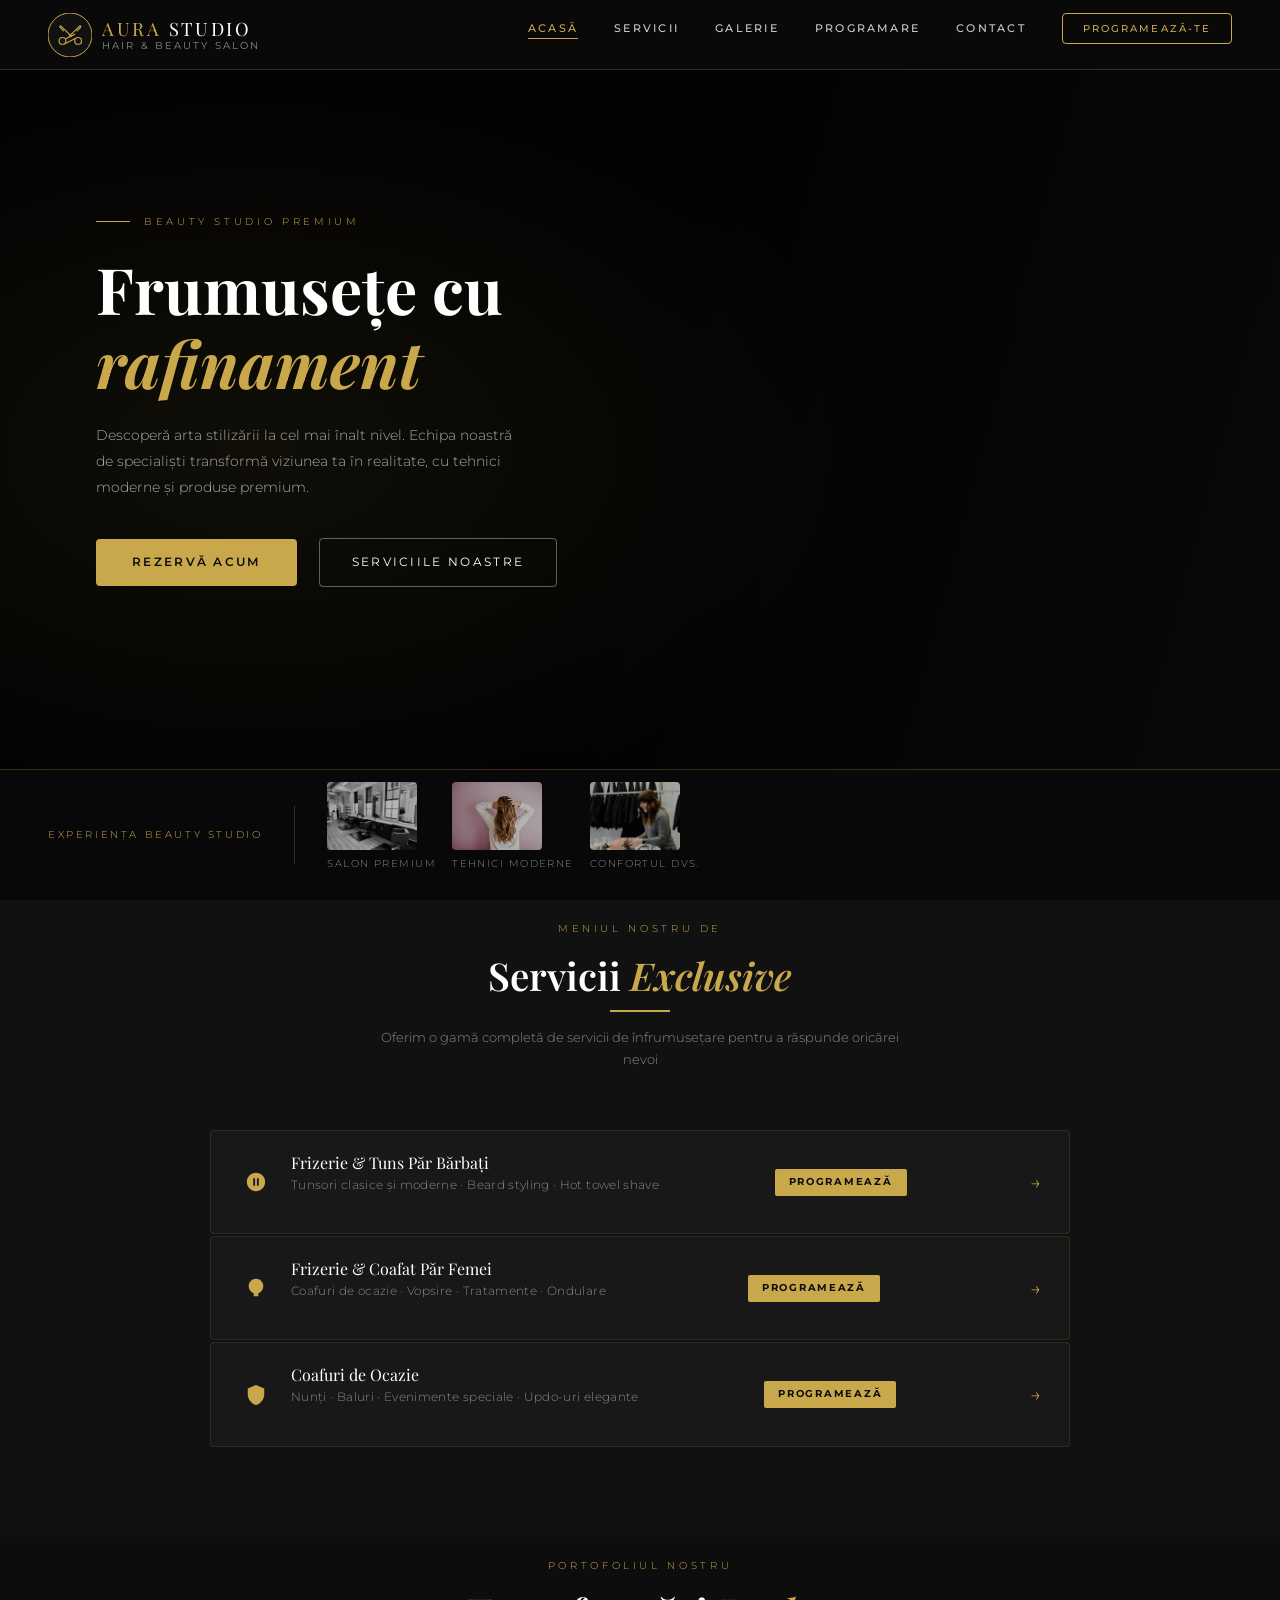
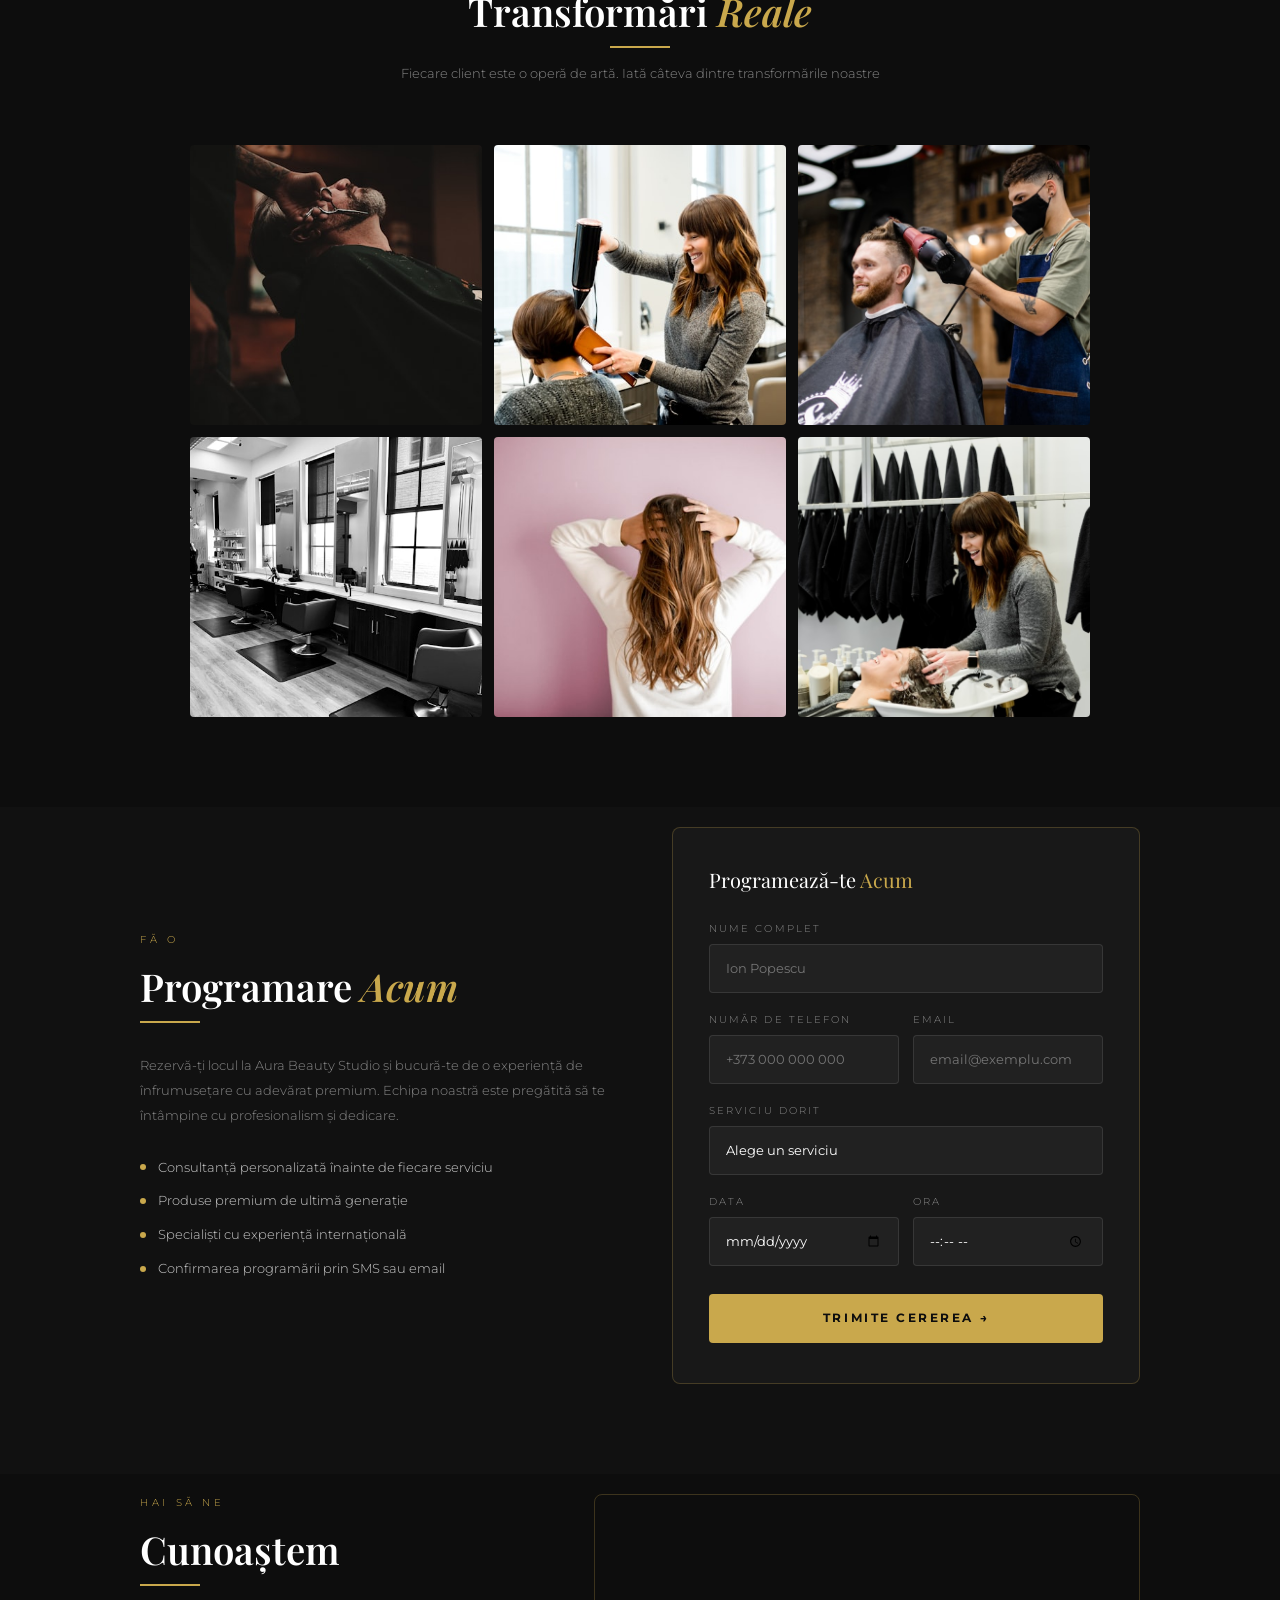
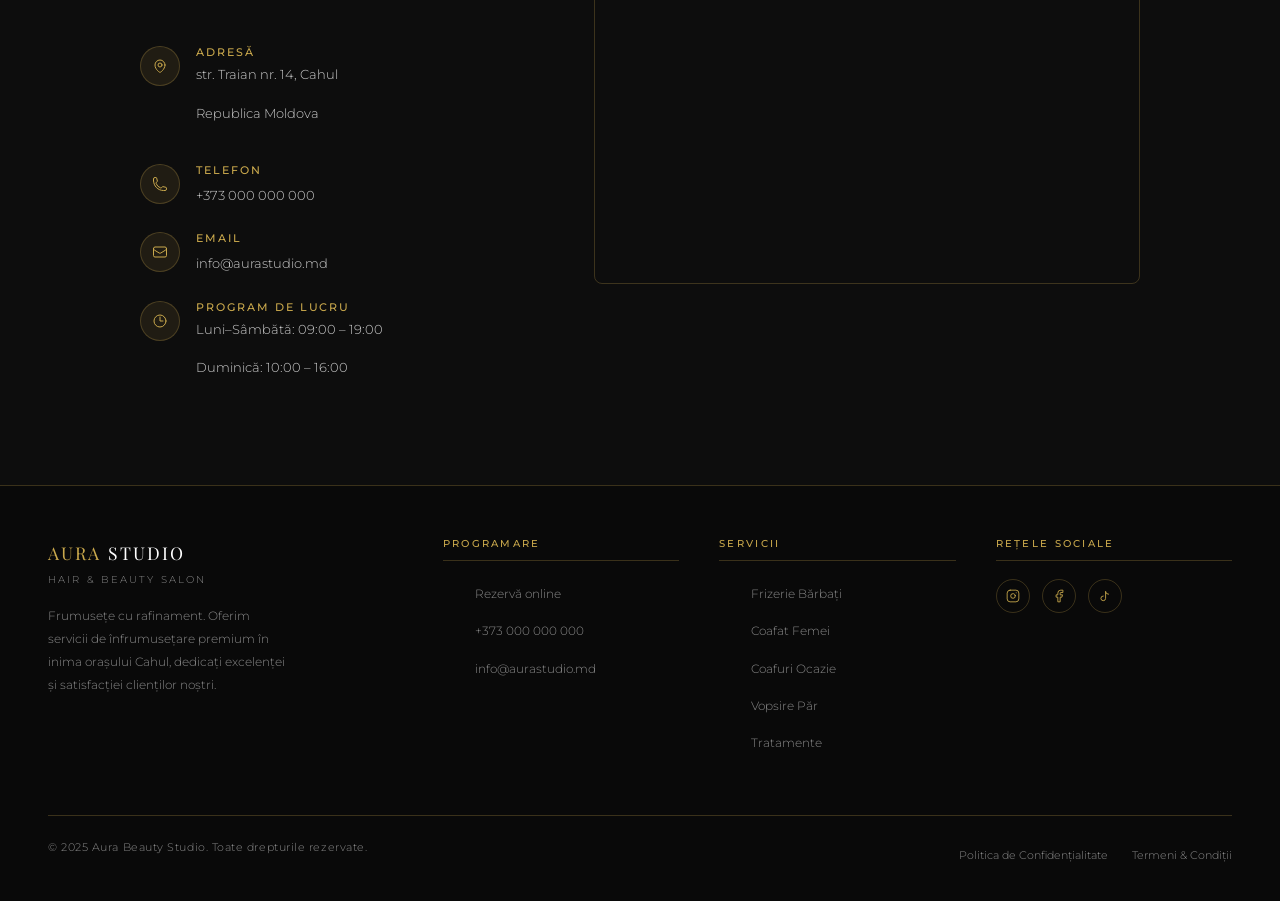
<file: index.html>
<!DOCTYPE html>
<html lang="ro">
<head>
  <meta charset="UTF-8" />
  <meta name="viewport" content="width=device-width, initial-scale=1.0" />
  <title>Aura Beauty Studio — Frumusețe cu Rafinament</title>
  <link href="https://cdn.jsdelivr.net/npm/bootstrap@5.3.8/dist/css/bootstrap.min.css" rel="stylesheet">
  <link rel="stylesheet" href="styles.css" />
  <link rel="preconnect" href="https://fonts.googleapis.com" />
  <link rel="preconnect" href="https://fonts.gstatic.com" crossorigin />
</head>
<script src="https://cdn.jsdelivr.net/npm/bootstrap@5.3.8/dist/js/bootstrap.bundle.min.js"></script>
<body>

<nav class="navbar" id="navbar">
  <div class="navbar-logo">
    <svg width="44" height="44" viewBox="0 0 44 44" xmlns="http://www.w3.org/2000/svg">
      <ellipse cx="22" cy="22" rx="22" ry="22" fill="#111111" stroke="#c9a84c" stroke-width="1"/>
      <g transform="translate(10,10) scale(0.56)">
        <path d="M 6 6 L 24 24 M 6 6 C 4 4 2 6 4 8 L 10 14" stroke="#c9a84c" stroke-width="2" stroke-linecap="round" fill="none"/>
        <path d="M 38 6 L 20 24 M 38 6 C 40 4 42 6 40 8 L 34 14" stroke="#c9a84c" stroke-width="2" stroke-linecap="round" fill="none"/>
        <circle cx="8" cy="32" r="6" stroke="#c9a84c" stroke-width="2" fill="none"/>
        <circle cx="36" cy="32" r="6" stroke="#c9a84c" stroke-width="2" fill="none"/>
        <path d="M 14 28 L 30 20 M 14 36 L 30 28" stroke="#c9a84c" stroke-width="2" stroke-linecap="round" fill="none"/>
      </g>
    </svg>
    <div class="brand">
      <span>AURA</span> STUDIO
      <small>Hair &amp; Beauty Salon</small>
    </div>
  </div>

  <ul class="nav-links" id="navLinks">
    <li><a href="#acasa" class="active">Acasă</a></li>
    <li><a href="pages/servicii.html">Servicii</a></li>
    <li><a href="pages/galerie.html">Galerie</a></li>
    <li><a href="pages/programare.html">Programare</a></li>
    <li><a href="pages/contact.html">Contact</a></li>
    <li><a href="pages/programare.html" class="nav-cta">Programează-te</a></li>
  </ul>

  <div class="hamburger" id="hamburger" aria-label="Meniu">
    <span></span><span></span><span></span>
  </div>
</nav>
<script>
  (function () {
    const hamburger = document.getElementById("hamburger");
    const navLinks = document.getElementById("navLinks");
    if (!hamburger || !navLinks) return;

    function closeMenu() {
      navLinks.classList.remove("open");
      hamburger.classList.remove("open");
      document.body.classList.remove("nav-open");
    }

    function toggleMenu() {
      const isOpen = navLinks.classList.toggle("open");
      hamburger.classList.toggle("open", isOpen);
      document.body.classList.toggle("nav-open", isOpen);
    }

    hamburger.addEventListener("click", toggleMenu);

    navLinks.querySelectorAll("a").forEach((link) => {
      link.addEventListener("click", closeMenu);
    });

    document.addEventListener("click", (e) => {
      if (!navLinks.classList.contains("open")) return;
      if (navLinks.contains(e.target) || hamburger.contains(e.target)) return;
      closeMenu();
    });

    window.addEventListener("resize", () => {
      if (window.innerWidth > 768) closeMenu();
    });
  })();
</script>

<section class="hero" id="acasa">
  <div class="hero-bg"></div>

  <div class="hero-content">
    <div class="hero-eyebrow">Beauty Studio Premium</div>

    <h1 class="hero-title">
      Frumusețe cu<br><em>rafinament</em>
    </h1>

    <p class="hero-desc">
      Descoperă arta stilizării la cel mai înalt nivel. Echipa noastră de specialiști 
      transformă viziunea ta în realitate, cu tehnici moderne și produse premium.
    </p>

    <div class="hero-actions">
      <a href="pages/programare.html" class="btn-primary">Rezervă acum</a>
      <a href="pages/servicii.html" class="btn-ghost">Serviciile noastre</a>
    </div>
  </div>

  <div class="hero-gallery">
    <div class="hero-gallery-label">Experiența Beauty Studio</div>
    <div class="hero-gallery-strip">
      <div class="hero-gallery-item">
        <img src="assets/1.jpg" alt="Salon Premium" />
        <p>Salon Premium</p>
      </div>
      <div class="hero-gallery-item">
        <img src="assets/2.jpg" alt="Tehnici Moderne" />
        <p>Tehnici Moderne</p>
      </div>
      <div class="hero-gallery-item">
        <img src="assets/3.jpg" alt="Confortul Dvs." />
        <p>Confortul Dvs.</p>
      </div>
    </div>
  </div>
</section>

<section id="servicii">
  <div class="section-header reveal">
    <span class="section-eyebrow">Meniul Nostru de</span>
    <h2 class="section-title">Servicii <em>Exclusive</em></h2>
    <div class="gold-line"></div>
    <p class="section-sub">Oferim o gamă completă de servicii de înfrumusețare pentru a răspunde oricărei nevoi</p>
  </div>

  <div class="services-grid">

    <!-- Service 1 -->
    <div class="service-item reveal">
      <div class="service-left">
        <div class="service-icon">
          <svg viewBox="0 0 24 24" xmlns="http://www.w3.org/2000/svg">
            <path d="M12 2C6.48 2 2 6.48 2 12s4.48 10 10 10 10-4.48 10-10S17.52 2 12 2zm-1 14H9V8h2v8zm4 0h-2V8h2v8z"/>
          </svg>
        </div>
        <div class="service-info">
          <h3>Frizerie &amp; Tuns Păr Bărbați</h3>
          <p>Tunsori clasice și moderne · Beard styling · Hot towel shave</p>
        </div>
      </div>
      <span class="service-badge">Programează</span>
      <span class="service-arrow">→</span>
    </div>

    <!-- Service 2 -->
    <div class="service-item reveal">
      <div class="service-left">
        <div class="service-icon">
          <svg viewBox="0 0 24 24" xmlns="http://www.w3.org/2000/svg">
            <path d="M20 10c0-4.42-3.58-8-8-8s-8 3.58-8 8c0 3.54 2.29 6.55 5.5 7.62V21h5v-3.38C17.71 16.55 20 13.54 20 10z"/>
          </svg>
        </div>
        <div class="service-info">
          <h3>Frizerie &amp; Coafat Păr Femei</h3>
          <p>Coafuri de ocazie · Vopsire · Tratamente · Ondulare</p>
        </div>
      </div>
      <span class="service-badge">Programează</span>
      <span class="service-arrow">→</span>
    </div>

    <!-- Service 3 -->
    <div class="service-item reveal">
      <div class="service-left">
        <div class="service-icon">
          <svg viewBox="0 0 24 24" xmlns="http://www.w3.org/2000/svg">
            <path d="M12 1L3 5v6c0 5.55 3.84 10.74 9 12 5.16-1.26 9-6.45 9-12V5l-9-4z"/>
          </svg>
        </div>
        <div class="service-info">
          <h3>Coafuri de Ocazie</h3>
          <p>Nunți · Baluri · Evenimente speciale · Updo-uri elegante</p>
        </div>
      </div>
      <span class="service-badge">Programează</span>
      <span class="service-arrow">→</span>
    </div>

  </div>
</section>


<section id="portofoliu">
  <div class="section-header reveal">
    <span class="section-eyebrow">Portofoliul Nostru</span>
    <h2 class="section-title">Transformări <em>Reale</em></h2>
    <div class="gold-line"></div>
    <p class="section-sub">Fiecare client este o operă de artă. Iată câteva dintre transformările noastre</p>
  </div>

  <div class="portfolio-grid">
    <div class="portfolio-item reveal">
      <img src="assets/4.jpg" alt="Tuns bărbat modern" />
      <div class="portfolio-overlay"><span>Frizerie Bărbați</span></div>
    </div>
    <div class="portfolio-item reveal">
      <img src="../assets/5.jpg" alt="Coafat femei" />
      <div class="portfolio-overlay"><span>Coafură Femei</span></div>
    </div>
    <div class="portfolio-item reveal">
      <img src="../assets/6.jpg" alt="Beard styling" />
      <div class="portfolio-overlay"><span>Beard Styling</span></div>
    </div>
    <div class="portfolio-item reveal">
      <img src="../assets/7.jpg" alt="Vopsire păr" />
      <div class="portfolio-overlay"><span>Vopsire Păr</span></div>
    </div>
    <div class="portfolio-item reveal">
      <img src="../assets/8.jpg" alt="Coafuri ocazie" />
      <div class="portfolio-overlay"><span>Coafuri Ocazie</span></div>
    </div>
    <div class="portfolio-item reveal">
      <img src="../assets/9.jpg" alt="Tratamente" />
      <div class="portfolio-overlay"><span>Tratamente Premium</span></div>
    </div>
  </div>
</section>


<section id="programare">
  <div class="booking-wrapper">

    <!-- Left info -->
    <div class="booking-info reveal">
      <div class="section-header">
        <span class="section-eyebrow">Fă o</span>
        <h2 class="section-title">Programare <em>Acum</em></h2>
        <div class="gold-line"></div>
      </div>
      <p>
        Rezervă-ți locul la Aura Beauty Studio și bucură-te de o experiență de înfrumusețare 
        cu adevărat premium. Echipa noastră este pregătită să te întâmpine cu profesionalism și dedicare.
      </p>
      <div class="booking-benefits">
        <div class="benefit-row">Consultanță personalizată înainte de fiecare serviciu</div>
        <div class="benefit-row">Produse premium de ultimă generație</div>
        <div class="benefit-row">Specialiști cu experiență internațională</div>
        <div class="benefit-row">Confirmarea programării prin SMS sau email</div>
      </div>
    </div>

    <div class="booking-form reveal">
      <h3>Programează-te <span>Acum</span></h3>

      <form id="bookingForm">
        <div class="form-group">
          <label for="nume">Nume Complet</label>
          <input type="text" id="nume" placeholder="Ion Popescu" required />
        </div>

        <div class="form-row">
          <div class="form-group">
            <label for="telefon">Număr de Telefon</label>
            <input type="tel" id="telefon" placeholder="+373 000 000 000" required />
          </div>
          <div class="form-group">
            <label for="email">Email</label>
            <input type="email" id="email" placeholder="email@exemplu.com" />
          </div>
        </div>

        <div class="form-group">
          <label for="serviciu">Serviciu Dorit</label>
          <select id="serviciu" required>
            <option value="" disabled selected>Alege un serviciu</option>
            <option>Frizerie &amp; Tuns Păr Bărbați</option>
            <option>Frizerie &amp; Coafat Păr Femei</option>
            <option>Coafuri de Ocazie</option>
            <option>Vopsire Păr</option>
            <option>Tratamente Capilare</option>
            <option>Beard Styling</option>
          </select>
        </div>

        <div class="form-row">
          <div class="form-group">
            <label for="data">Data</label>
            <input type="date" id="data" required />
          </div>
          <div class="form-group">
            <label for="ora">Ora</label>
            <input type="time" id="ora" min="09:00" max="19:00" required />
          </div>
        </div>

        <button type="submit" class="btn-submit">Trimite Cererea →</button>
      </form>
    </div>

  </div>
</section>

<section id="contact">
  <div class="contact-wrapper">

    <!-- Left: info -->
    <div class="contact-info reveal">
      <div class="section-header">
        <span class="section-eyebrow">Hai să ne</span>
        <h2 class="section-title">Cunoaștem</h2>
        <div class="gold-line"></div>
      </div>

      <div class="contact-details">

        <div class="contact-item">
          <div class="contact-item-icon">
            <svg viewBox="0 0 24 24" stroke-width="1.5"><path stroke-linecap="round" stroke-linejoin="round" d="M15 10.5a3 3 0 1 1-6 0 3 3 0 0 1 6 0Z"/><path stroke-linecap="round" stroke-linejoin="round" d="M19.5 10.5c0 7.142-7.5 11.25-7.5 11.25S4.5 17.642 4.5 10.5a7.5 7.5 0 1 1 15 0Z"/></svg>
          </div>
          <div class="contact-item-text">
            <h4>Adresă</h4>
            <p>str. Traian nr. 14, Cahul</p>
            <p>Republica Moldova</p>
          </div>
        </div>

        <div class="contact-item">
          <div class="contact-item-icon">
            <svg viewBox="0 0 24 24" stroke-width="1.5"><path stroke-linecap="round" stroke-linejoin="round" d="M2.25 6.75c0 8.284 6.716 15 15 15h2.25a2.25 2.25 0 0 0 2.25-2.25v-1.372c0-.516-.351-.966-.852-1.091l-4.423-1.106c-.44-.11-.902.055-1.173.417l-.97 1.293c-.282.376-.769.542-1.21.38a12.035 12.035 0 0 1-7.143-7.143c-.162-.441.004-.928.38-1.21l1.293-.97c.363-.271.527-.734.417-1.173L6.963 3.102a1.125 1.125 0 0 0-1.091-.852H4.5A2.25 2.25 0 0 0 2.25 4.5v2.25Z"/></svg>
          </div>
          <div class="contact-item-text">
            <h4>Telefon</h4>
            <a href="tel:+37300000000">+373 000 000 000</a>
          </div>
        </div>

        <div class="contact-item">
          <div class="contact-item-icon">
            <svg viewBox="0 0 24 24" stroke-width="1.5"><path stroke-linecap="round" stroke-linejoin="round" d="M21.75 6.75v10.5a2.25 2.25 0 0 1-2.25 2.25h-15a2.25 2.25 0 0 1-2.25-2.25V6.75m19.5 0A2.25 2.25 0 0 0 19.5 4.5h-15a2.25 2.25 0 0 0-2.25 2.25m19.5 0v.243a2.25 2.25 0 0 1-1.07 1.916l-7.5 4.615a2.25 2.25 0 0 1-2.36 0L3.32 8.91a2.25 2.25 0 0 1-1.07-1.916V6.75"/></svg>
          </div>
          <div class="contact-item-text">
            <h4>Email</h4>
            <a href="mailto:info@aurastudio.md">info@aurastudio.md</a>
          </div>
        </div>

        <div class="contact-item">
          <div class="contact-item-icon">
            <svg viewBox="0 0 24 24" stroke-width="1.5"><path stroke-linecap="round" stroke-linejoin="round" d="M12 6v6h4.5m4.5 0a9 9 0 1 1-18 0 9 9 0 0 1 18 0Z"/></svg>
          </div>
          <div class="contact-item-text">
            <h4>Program de Lucru</h4>
            <p>Luni–Sâmbătă: 09:00 – 19:00</p>
            <p>Duminică: 10:00 – 16:00</p>
          </div>
        </div>

      </div>
    </div>

    <div class="map-container reveal">
      <iframe
        title="Locație Aura Beauty Studio"
        src="https://www.openstreetmap.org/export/embed.html?bbox=28.16,45.89,28.22,45.93&layer=mapnik&marker=45.9115,28.188"
        allowfullscreen
        loading="lazy">
      </iframe>
    </div>

  </div>
</section>



<footer>
  <div class="footer-grid">

    <div class="footer-brand">
      <div class="brand-name"><span>AURA</span> STUDIO</div>
      <div class="brand-tag">Hair &amp; Beauty Salon</div>
      <p>Frumusețe cu rafinament. Oferim servicii de înfrumusețare premium în inima orașului Cahul, dedicați excelenței și satisfacției clienților noștri.</p>
    </div>

    <div class="footer-col">
      <h4>Programare</h4>
      <ul>
        <li><a href="#programare">Rezervă online</a></li>
        <li><a href="tel:+37300000000">+373 000 000 000</a></li>
        <li><a href="mailto:info@aurastudio.md">info@aurastudio.md</a></li>
      </ul>
    </div>

    
    <div class="footer-col">
      <h4>Servicii</h4>
      <ul>
        <li><a href="#servicii">Frizerie Bărbați</a></li>
        <li><a href="#servicii">Coafat Femei</a></li>
        <li><a href="#servicii">Coafuri Ocazie</a></li>
        <li><a href="#servicii">Vopsire Păr</a></li>
        <li><a href="#servicii">Tratamente</a></li>
      </ul>
    </div>

  
    <div class="footer-col">
      <h4>Rețele Sociale</h4>
      <div class="footer-social">
        <a href="#" class="social-btn" aria-label="Instagram">
          <svg viewBox="0 0 24 24" stroke-width="1.5"><rect x="2" y="2" width="20" height="20" rx="5" ry="5" stroke-linecap="round" stroke-linejoin="round"/><path stroke-linecap="round" stroke-linejoin="round" d="M16 11.37A4 4 0 1 1 12.63 8 4 4 0 0 1 16 11.37z"/><line x1="17.5" y1="6.5" x2="17.51" y2="6.5" stroke-linecap="round"/></svg>
        </a>
        <a href="#" class="social-btn" aria-label="Facebook">
          <svg viewBox="0 0 24 24" stroke-width="1.5"><path stroke-linecap="round" stroke-linejoin="round" d="M18 2h-3a5 5 0 0 0-5 5v3H7v4h3v8h4v-8h3l1-4h-4V7a1 1 0 0 1 1-1h3z"/></svg>
        </a>
        <a href="#" class="social-btn" aria-label="TikTok">
          <svg viewBox="0 0 24 24" stroke-width="1.5" fill="none"><path stroke-linecap="round" stroke-linejoin="round" d="M9 12a4 4 0 1 0 4 4V4a5 5 0 0 0 5 5"/></svg>
        </a>
      </div>
    </div>

  </div>

  <div class="footer-bottom">
    <p>© 2025 Aura Beauty Studio. Toate drepturile rezervate.</p>
    <div class="footer-links">
      <a href="#">Politica de Confidențialitate</a>
      <a href="#">Termeni &amp; Condiții</a>
    </div>
  </div>
</footer>


<div class="modal-overlay" id="modalOverlay">
  <div class="modal-box">
    <div class="modal-icon">
      <svg viewBox="0 0 24 24" stroke-width="2">
        <polyline points="20 6 9 17 4 12" stroke-linecap="round" stroke-linejoin="round"/>
      </svg>
    </div>
    <h3>Cerere Trimisă!</h3>
    <p>Mulțumim! Te vom contacta în cel mai scurt timp pentru confirmarea programării tale.</p>
    <button class="modal-close">OK</button>
  </div>
</div>
<!-- Bootstrap JS -->
<script src="https://cdn.jsdelivr.net/npm/bootstrap@5.3.8/dist/js/bootstrap.bundle.min.js"></script>



</body>
</html>
</file>
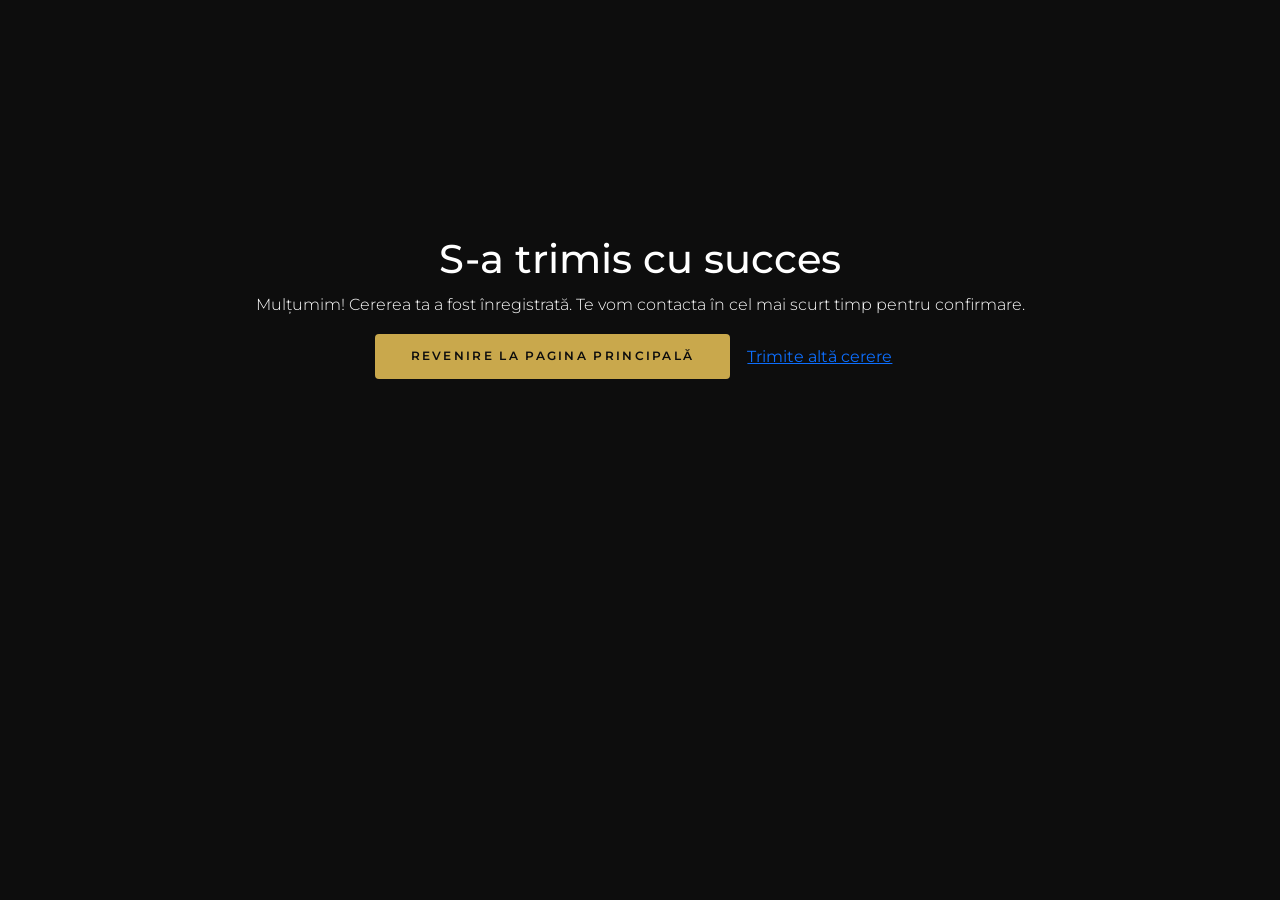
<file: pages/confirmare.html>
<!DOCTYPE html>
<html lang="ro">
<head>
  <meta charset="utf-8" />
  <meta name="viewport" content="width=device-width, initial-scale=1" />
  <title>Mulțumim — Aura Beauty Studio</title>
  <link href="https://cdn.jsdelivr.net/npm/bootstrap@5.3.8/dist/css/bootstrap.min.css" rel="stylesheet">
  <link rel="stylesheet" href="../styles.css" />
</head>
<body class="confirm-page">
  <main style="min-height:70vh; display:flex; align-items:center; justify-content:center; padding:40px; text-align:center;">
    <div>
      <h1>S-a trimis cu succes</h1>
      <p>Mulțumim! Cererea ta a fost înregistrată. Te vom contacta în cel mai scurt timp pentru confirmare.</p>
      <p>
        <a href="../index.html" class="btn btn-primary">Revenire la pagina principală</a>
        <a href="programare.html" class="btn btn-link">Trimite altă cerere</a>
      </p>
    </div>
  </main>
  <script src="https://cdn.jsdelivr.net/npm/bootstrap@5.3.8/dist/js/bootstrap.bundle.min.js"></script>
</body>
</html>
</file>
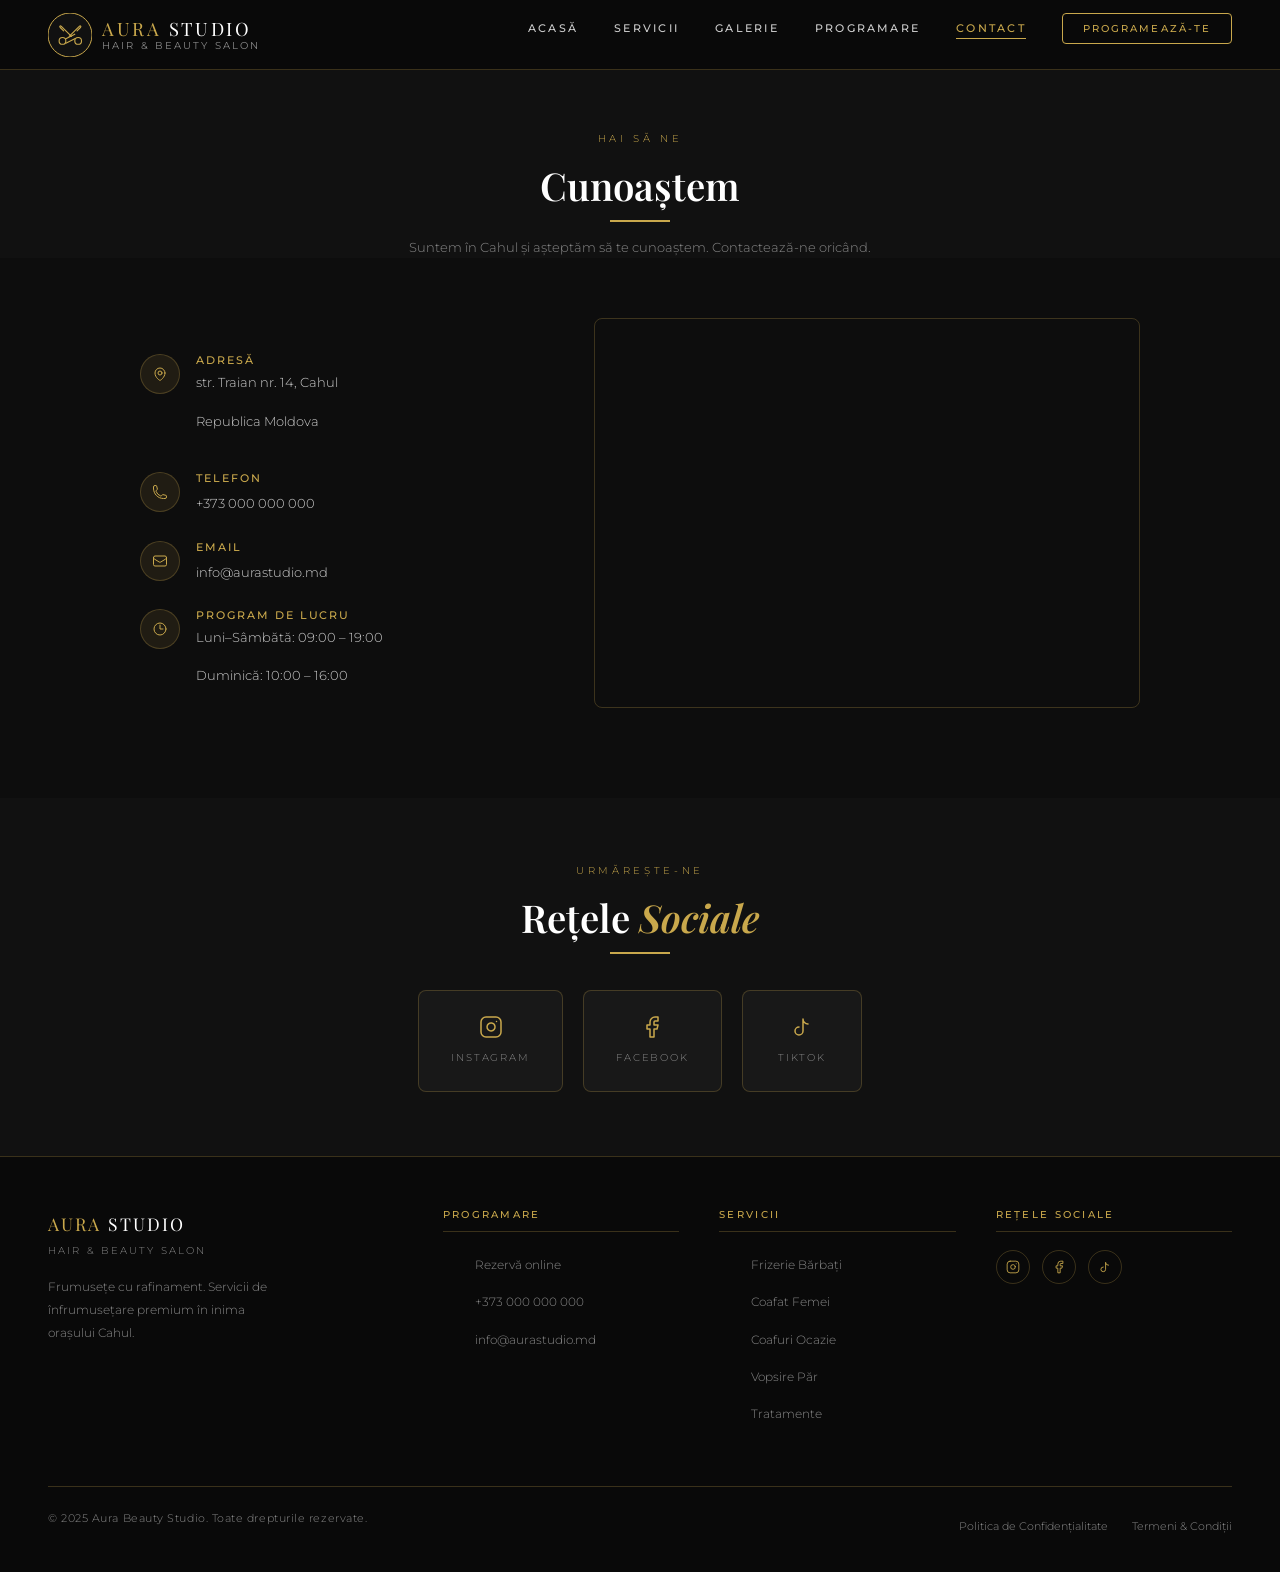
<file: pages/contact.html>
<!DOCTYPE html>
<html lang="ro">
<head>
  <meta charset="UTF-8" />
  <meta name="viewport" content="width=device-width, initial-scale=1.0" />
  <title>Contact — Aura Beauty Studio</title>
  <link href="https://cdn.jsdelivr.net/npm/bootstrap@5.3.8/dist/css/bootstrap.min.css" rel="stylesheet"> 
  <link rel="stylesheet" href="../styles.css" />
  <link rel="preconnect" href="https://fonts.googleapis.com" />
  <link rel="preconnect" href="https://fonts.gstatic.com" crossorigin />
</head>
<body>

<nav class="navbar" id="navbar">
  <div class="navbar-logo">
    <svg width="44" height="44" viewBox="0 0 44 44" xmlns="http://www.w3.org/2000/svg">
      <ellipse cx="22" cy="22" rx="22" ry="22" fill="#111111" stroke="#c9a84c" stroke-width="1"/>
      <g transform="translate(10,10) scale(0.56)">
        <path d="M 6 6 L 24 24 M 6 6 C 4 4 2 6 4 8 L 10 14" stroke="#c9a84c" stroke-width="2" stroke-linecap="round" fill="none"/>
        <path d="M 38 6 L 20 24 M 38 6 C 40 4 42 6 40 8 L 34 14" stroke="#c9a84c" stroke-width="2" stroke-linecap="round" fill="none"/>
        <circle cx="8" cy="32" r="6" stroke="#c9a84c" stroke-width="2" fill="none"/>
        <circle cx="36" cy="32" r="6" stroke="#c9a84c" stroke-width="2" fill="none"/>
        <path d="M 14 28 L 30 20 M 14 36 L 30 28" stroke="#c9a84c" stroke-width="2" stroke-linecap="round" fill="none"/>
      </g>
    </svg>
    <div class="brand">
      <a href="../index.html"><span>AURA</span> STUDIO</a>
      <small>Hair &amp; Beauty Salon</small>
    </div>
  </div>

  <ul class="nav-links" id="navLinks">
    <li><a href="../index.html">Acasă</a></li>
    <li><a href="servicii.html">Servicii</a></li>
    <li><a href="galerie.html">Galerie</a></li>
    <li><a href="programare.html">Programare</a></li>
    <li><a href="contact.html" class="active">Contact</a></li>
    <li><a href="programare.html" class="nav-cta">Programează-te</a></li>
  </ul>

  <div class="hamburger" id="hamburger" aria-label="Meniu">
    <span></span><span></span><span></span>
  </div>
</nav>
<script>
  (function () {
    const hamburger = document.getElementById("hamburger");
    const navLinks = document.getElementById("navLinks");
    if (!hamburger || !navLinks) return;

    function closeMenu() {
      navLinks.classList.remove("open");
      hamburger.classList.remove("open");
      document.body.classList.remove("nav-open");
    }

    function toggleMenu() {
      const isOpen = navLinks.classList.toggle("open");
      hamburger.classList.toggle("open", isOpen);
      document.body.classList.toggle("nav-open", isOpen);
    }

    hamburger.addEventListener("click", toggleMenu);

    navLinks.querySelectorAll("a").forEach((link) => {
      link.addEventListener("click", closeMenu);
    });

    document.addEventListener("click", (e) => {
      if (!navLinks.classList.contains("open")) return;
      if (navLinks.contains(e.target) || hamburger.contains(e.target)) return;
      closeMenu();
    });

    window.addEventListener("resize", () => {
      if (window.innerWidth > 768) closeMenu();
    });
  })();
</script>

<div class="page-hero">
  <div class="section-header reveal" style="margin-bottom:40px;">
    <span class="section-eyebrow">Hai să ne</span>
    <h1 class="section-title">Cunoaștem</h1>
    <div class="gold-line"></div>
    <p class="section-sub">Suntem în Cahul și așteptăm să te cunoaștem. Contactează-ne oricând.</p>
  </div>
</div>

<section id="contact" style="padding-top:20px;">
  <div class="contact-wrapper">

    <!-- Left: info -->
    <div class="contact-info reveal">

      <div class="contact-details">

        <div class="contact-item">
          <div class="contact-item-icon">
            <svg viewBox="0 0 24 24" stroke-width="1.5"><path stroke-linecap="round" stroke-linejoin="round" d="M15 10.5a3 3 0 1 1-6 0 3 3 0 0 1 6 0Z"/><path stroke-linecap="round" stroke-linejoin="round" d="M19.5 10.5c0 7.142-7.5 11.25-7.5 11.25S4.5 17.642 4.5 10.5a7.5 7.5 0 1 1 15 0Z"/></svg>
          </div>
          <div class="contact-item-text">
            <h4>Adresă</h4>
            <p>str. Traian nr. 14, Cahul</p>
            <p>Republica Moldova</p>
          </div>
        </div>

        <div class="contact-item">
          <div class="contact-item-icon">
            <svg viewBox="0 0 24 24" stroke-width="1.5"><path stroke-linecap="round" stroke-linejoin="round" d="M2.25 6.75c0 8.284 6.716 15 15 15h2.25a2.25 2.25 0 0 0 2.25-2.25v-1.372c0-.516-.351-.966-.852-1.091l-4.423-1.106c-.44-.11-.902.055-1.173.417l-.97 1.293c-.282.376-.769.542-1.21.38a12.035 12.035 0 0 1-7.143-7.143c-.162-.441.004-.928.38-1.21l1.293-.97c.363-.271.527-.734.417-1.173L6.963 3.102a1.125 1.125 0 0 0-1.091-.852H4.5A2.25 2.25 0 0 0 2.25 4.5v2.25Z"/></svg>
          </div>
          <div class="contact-item-text">
            <h4>Telefon</h4>
            <a href="tel:+37300000000">+373 000 000 000</a>
          </div>
        </div>

        <div class="contact-item">
          <div class="contact-item-icon">
            <svg viewBox="0 0 24 24" stroke-width="1.5"><path stroke-linecap="round" stroke-linejoin="round" d="M21.75 6.75v10.5a2.25 2.25 0 0 1-2.25 2.25h-15a2.25 2.25 0 0 1-2.25-2.25V6.75m19.5 0A2.25 2.25 0 0 0 19.5 4.5h-15a2.25 2.25 0 0 0-2.25 2.25m19.5 0v.243a2.25 2.25 0 0 1-1.07 1.916l-7.5 4.615a2.25 2.25 0 0 1-2.36 0L3.32 8.91a2.25 2.25 0 0 1-1.07-1.916V6.75"/></svg>
          </div>
          <div class="contact-item-text">
            <h4>Email</h4>
            <a href="mailto:info@aurastudio.md">info@aurastudio.md</a>
          </div>
        </div>

        <div class="contact-item">
          <div class="contact-item-icon">
            <svg viewBox="0 0 24 24" stroke-width="1.5"><path stroke-linecap="round" stroke-linejoin="round" d="M12 6v6h4.5m4.5 0a9 9 0 1 1-18 0 9 9 0 0 1 18 0Z"/></svg>
          </div>
          <div class="contact-item-text">
            <h4>Program de Lucru</h4>
            <p>Luni–Sâmbătă: 09:00 – 19:00</p>
            <p>Duminică: 10:00 – 16:00</p>
          </div>
        </div>

      </div>
    </div>

    <div class="map-container reveal">
      <iframe
        title="Locație Aura Beauty Studio"
        src="https://www.openstreetmap.org/export/embed.html?bbox=28.16,45.89,28.22,45.93&layer=mapnik&marker=45.9115,28.188"
        allowfullscreen
        loading="lazy">
      </iframe>
    </div>

  </div>
</section>

<section class="social-strip">
  <div class="section-header reveal">
    <span class="section-eyebrow">Urmărește-ne</span>
    <h2 class="section-title">Rețele <em>Sociale</em></h2>
    <div class="gold-line"></div>
  </div>
  <div class="social-icons-row">
    <a href="#" class="social-icon-card reveal">
      <svg viewBox="0 0 24 24" stroke-width="1.5"><rect x="2" y="2" width="20" height="20" rx="5" ry="5" stroke-linecap="round" stroke-linejoin="round"/><path stroke-linecap="round" stroke-linejoin="round" d="M16 11.37A4 4 0 1 1 12.63 8 4 4 0 0 1 16 11.37z"/><line x1="17.5" y1="6.5" x2="17.51" y2="6.5" stroke-linecap="round"/></svg>
      <span>Instagram</span>
    </a>
    <a href="#" class="social-icon-card reveal">
      <svg viewBox="0 0 24 24" stroke-width="1.5"><path stroke-linecap="round" stroke-linejoin="round" d="M18 2h-3a5 5 0 0 0-5 5v3H7v4h3v8h4v-8h3l1-4h-4V7a1 1 0 0 1 1-1h3z"/></svg>
      <span>Facebook</span>
    </a>
    <a href="#" class="social-icon-card reveal">
      <svg viewBox="0 0 24 24" stroke-width="1.5" fill="none"><path stroke-linecap="round" stroke-linejoin="round" d="M9 12a4 4 0 1 0 4 4V4a5 5 0 0 0 5 5"/></svg>
      <span>TikTok</span>
    </a>
  </div>
</section>

<footer>
  <div class="footer-grid">
    <div class="footer-brand">
      <div class="brand-name"><span>AURA</span> STUDIO</div>
      <div class="brand-tag">Hair &amp; Beauty Salon</div>
      <p>Frumusețe cu rafinament. Servicii de înfrumusețare premium în inima orașului Cahul.</p>
    </div>
    <div class="footer-col">
      <h4>Programare</h4>
      <ul>
        <li><a href="programare.html">Rezervă online</a></li>
        <li><a href="tel:+37300000000">+373 000 000 000</a></li>
        <li><a href="mailto:info@aurastudio.md">info@aurastudio.md</a></li>
      </ul>
    </div>
    <div class="footer-col">
      <h4>Servicii</h4>
      <ul>
        <li><a href="servicii.html">Frizerie Bărbați</a></li>
        <li><a href="servicii.html">Coafat Femei</a></li>
        <li><a href="servicii.html">Coafuri Ocazie</a></li>
        <li><a href="servicii.html">Vopsire Păr</a></li>
        <li><a href="servicii.html">Tratamente</a></li>
      </ul>
    </div>
    <div class="footer-col">
      <h4>Rețele Sociale</h4>
      <div class="footer-social">
        <a href="#" class="social-btn" aria-label="Instagram">
          <svg viewBox="0 0 24 24" stroke-width="1.5"><rect x="2" y="2" width="20" height="20" rx="5" ry="5" stroke-linecap="round" stroke-linejoin="round"/><path stroke-linecap="round" stroke-linejoin="round" d="M16 11.37A4 4 0 1 1 12.63 8 4 4 0 0 1 16 11.37z"/><line x1="17.5" y1="6.5" x2="17.51" y2="6.5" stroke-linecap="round"/></svg>
        </a>
        <a href="#" class="social-btn" aria-label="Facebook">
          <svg viewBox="0 0 24 24" stroke-width="1.5"><path stroke-linecap="round" stroke-linejoin="round" d="M18 2h-3a5 5 0 0 0-5 5v3H7v4h3v8h4v-8h3l1-4h-4V7a1 1 0 0 1 1-1h3z"/></svg>
        </a>
        <a href="#" class="social-btn" aria-label="TikTok">
          <svg viewBox="0 0 24 24" stroke-width="1.5" fill="none"><path stroke-linecap="round" stroke-linejoin="round" d="M9 12a4 4 0 1 0 4 4V4a5 5 0 0 0 5 5"/></svg>
        </a>
      </div>
    </div>
  </div>
  <div class="footer-bottom">
    <p>© 2025 Aura Beauty Studio. Toate drepturile rezervate.</p>
    <div class="footer-links">
      <a href="#">Politica de Confidențialitate</a>
      <a href="#">Termeni &amp; Condiții</a>
    </div>
  </div>
</footer>
<script src="https://cdn.jsdelivr.net/npm/bootstrap@5.3.8/dist/js/bootstrap.bundle.min.js"></script>


</body>
</html>
</file>
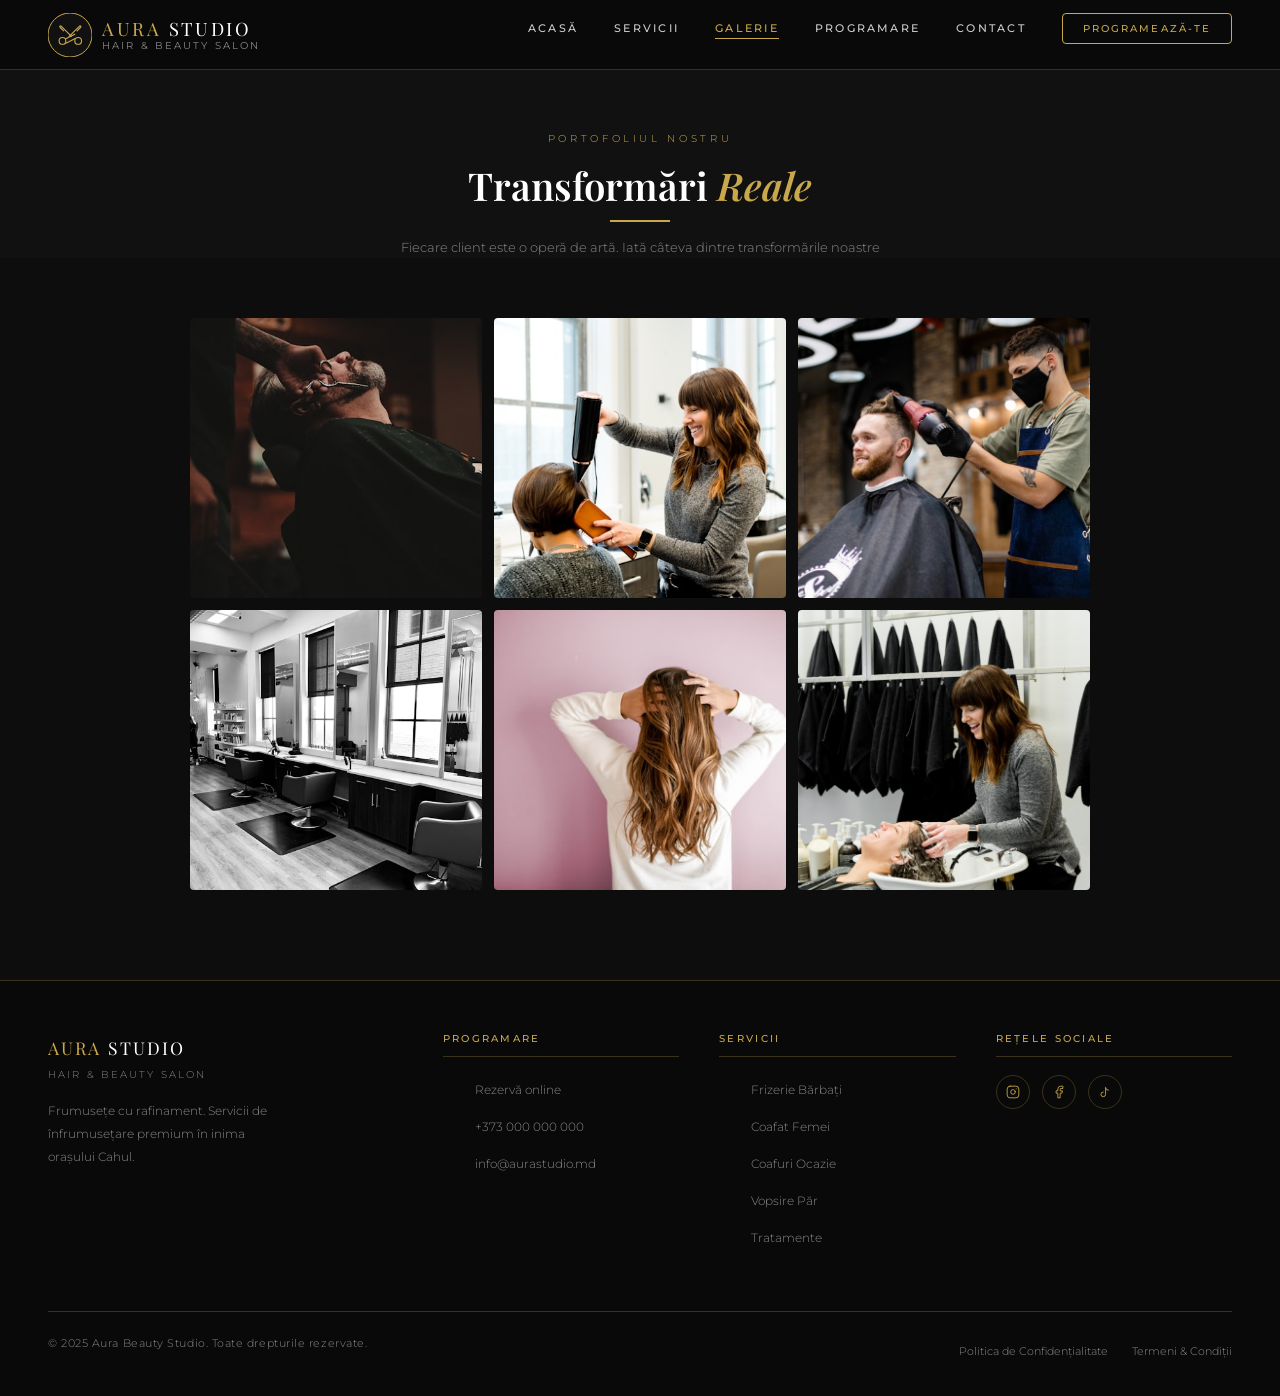
<file: pages/galerie.html>
<!DOCTYPE html>
<html lang="ro">
<head>
  <meta charset="UTF-8" />
  <meta name="viewport" content="width=device-width, initial-scale=1.0" />
  <title>Galerie — Aura Beauty Studio</title>
  <link href="https://cdn.jsdelivr.net/npm/bootstrap@5.3.8/dist/css/bootstrap.min.css" rel="stylesheet">
  <link rel="stylesheet" href="../styles.css" />
  <link rel="preconnect" href="https://fonts.googleapis.com" />
  <link rel="preconnect" href="https://fonts.gstatic.com" crossorigin />
</head>
<body>

<nav class="navbar" id="navbar">
  <div class="navbar-logo">
    <svg width="44" height="44" viewBox="0 0 44 44" xmlns="http://www.w3.org/2000/svg">
      <ellipse cx="22" cy="22" rx="22" ry="22" fill="#111111" stroke="#c9a84c" stroke-width="1"/>
      <g transform="translate(10,10) scale(0.56)">
        <path d="M 6 6 L 24 24 M 6 6 C 4 4 2 6 4 8 L 10 14" stroke="#c9a84c" stroke-width="2" stroke-linecap="round" fill="none"/>
        <path d="M 38 6 L 20 24 M 38 6 C 40 4 42 6 40 8 L 34 14" stroke="#c9a84c" stroke-width="2" stroke-linecap="round" fill="none"/>
        <circle cx="8" cy="32" r="6" stroke="#c9a84c" stroke-width="2" fill="none"/>
        <circle cx="36" cy="32" r="6" stroke="#c9a84c" stroke-width="2" fill="none"/>
        <path d="M 14 28 L 30 20 M 14 36 L 30 28" stroke="#c9a84c" stroke-width="2" stroke-linecap="round" fill="none"/>
      </g>
    </svg>
    <div class="brand">
      <a href="../index.html"><span>AURA</span> STUDIO</a>
      <small>Hair &amp; Beauty Salon</small>
    </div>
  </div>

  <ul class="nav-links" id="navLinks">
    <li><a href="../index.html">Acasă</a></li>
    <li><a href="servicii.html">Servicii</a></li>
    <li><a href="galerie.html" class="active">Galerie</a></li>
    <li><a href="programare.html">Programare</a></li>
    <li><a href="contact.html">Contact</a></li>
    <li><a href="programare.html" class="nav-cta">Programează-te</a></li>
  </ul>

  <div class="hamburger" id="hamburger" aria-label="Meniu">
    <span></span><span></span><span></span>
  </div>
</nav>
<script>
  (function () {
    const hamburger = document.getElementById("hamburger");
    const navLinks = document.getElementById("navLinks");
    if (!hamburger || !navLinks) return;

    function closeMenu() {
      navLinks.classList.remove("open");
      hamburger.classList.remove("open");
      document.body.classList.remove("nav-open");
    }

    function toggleMenu() {
      const isOpen = navLinks.classList.toggle("open");
      hamburger.classList.toggle("open", isOpen);
      document.body.classList.toggle("nav-open", isOpen);
    }

    hamburger.addEventListener("click", toggleMenu);

    navLinks.querySelectorAll("a").forEach((link) => {
      link.addEventListener("click", closeMenu);
    });

    document.addEventListener("click", (e) => {
      if (!navLinks.classList.contains("open")) return;
      if (navLinks.contains(e.target) || hamburger.contains(e.target)) return;
      closeMenu();
    });

    window.addEventListener("resize", () => {
      if (window.innerWidth > 768) closeMenu();
    });
  })();
</script>

<div class="page-hero">
  <div class="section-header reveal" style="margin-bottom:40px;">
    <span class="section-eyebrow">Portofoliul Nostru</span>
    <h1 class="section-title">Transformări <em>Reale</em></h1>
    <div class="gold-line"></div>
    <p class="section-sub">Fiecare client este o operă de artă. Iată câteva dintre transformările noastre</p>
  </div>
</div>

<section id="portofoliu">



  <div class="portfolio-grid">
    <div class="portfolio-item reveal" data-category="barbati">
      <img src="../assets/4.jpg" alt="Tuns bărbat modern" />
      <div class="portfolio-overlay"><span>Frizerie Bărbați</span></div>
    </div>
    <div class="portfolio-item reveal" data-category="femei">
      <img src="../assets/5.jpg" alt="Coafat femei" />
      <div class="portfolio-overlay"><span>Coafură Femei</span></div>
    </div>
    <div class="portfolio-item reveal" data-category="barbati">
      <img src="../assets/6.jpg" alt="Beard styling" />
      <div class="portfolio-overlay"><span>Beard Styling</span></div>
    </div>
    <div class="portfolio-item reveal" data-category="vopsire">
      <img src="../assets/7.jpg" alt="Vopsire păr" />
      <div class="portfolio-overlay"><span>Vopsire Păr</span></div>
    </div>
    <div class="portfolio-item reveal" data-category="ocazie">
      <img src="../assets/8.jpg" alt="Coafuri ocazie" />
      <div class="portfolio-overlay"><span>Coafuri Ocazie</span></div>
    </div>
    <div class="portfolio-item reveal" data-category="femei">
      <img src="../assets/9.jpg" alt="Tratamente" />
      <div class="portfolio-overlay"><span>Tratamente Premium</span></div>
    </div>
  </div>
</section>

<footer>
  <div class="footer-grid">
    <div class="footer-brand">
      <div class="brand-name"><span>AURA</span> STUDIO</div>
      <div class="brand-tag">Hair &amp; Beauty Salon</div>
      <p>Frumusețe cu rafinament. Servicii de înfrumusețare premium în inima orașului Cahul.</p>
    </div>
    <div class="footer-col">
      <h4>Programare</h4>
      <ul>
        <li><a href="programare.html">Rezervă online</a></li>
        <li><a href="tel:+37300000000">+373 000 000 000</a></li>
        <li><a href="mailto:info@aurastudio.md">info@aurastudio.md</a></li>
      </ul>
    </div>
    <div class="footer-col">
      <h4>Servicii</h4>
      <ul>
        <li><a href="servicii.html">Frizerie Bărbați</a></li>
        <li><a href="servicii.html">Coafat Femei</a></li>
        <li><a href="servicii.html">Coafuri Ocazie</a></li>
        <li><a href="servicii.html">Vopsire Păr</a></li>
        <li><a href="servicii.html">Tratamente</a></li>
      </ul>
    </div>
    <div class="footer-col">
      <h4>Rețele Sociale</h4>
      <div class="footer-social">
        <a href="#" class="social-btn" aria-label="Instagram">
          <svg viewBox="0 0 24 24" stroke-width="1.5"><rect x="2" y="2" width="20" height="20" rx="5" ry="5" stroke-linecap="round" stroke-linejoin="round"/><path stroke-linecap="round" stroke-linejoin="round" d="M16 11.37A4 4 0 1 1 12.63 8 4 4 0 0 1 16 11.37z"/><line x1="17.5" y1="6.5" x2="17.51" y2="6.5" stroke-linecap="round"/></svg>
        </a>
        <a href="#" class="social-btn" aria-label="Facebook">
          <svg viewBox="0 0 24 24" stroke-width="1.5"><path stroke-linecap="round" stroke-linejoin="round" d="M18 2h-3a5 5 0 0 0-5 5v3H7v4h3v8h4v-8h3l1-4h-4V7a1 1 0 0 1 1-1h3z"/></svg>
        </a>
        <a href="#" class="social-btn" aria-label="TikTok">
          <svg viewBox="0 0 24 24" stroke-width="1.5" fill="none"><path stroke-linecap="round" stroke-linejoin="round" d="M9 12a4 4 0 1 0 4 4V4a5 5 0 0 0 5 5"/></svg>
        </a>
      </div>
    </div>
  </div>
  <div class="footer-bottom">
    <p>© 2025 Aura Beauty Studio. Toate drepturile rezervate.</p>
    <div class="footer-links">
      <a href="#">Politica de Confidențialitate</a>
      <a href="#">Termeni &amp; Condiții</a>
    </div>
  </div>
</footer>
<script src="https://cdn.jsdelivr.net/npm/bootstrap@5.3.8/dist/js/bootstrap.bundle.min.js"></script>


</body>
</html>
</file>
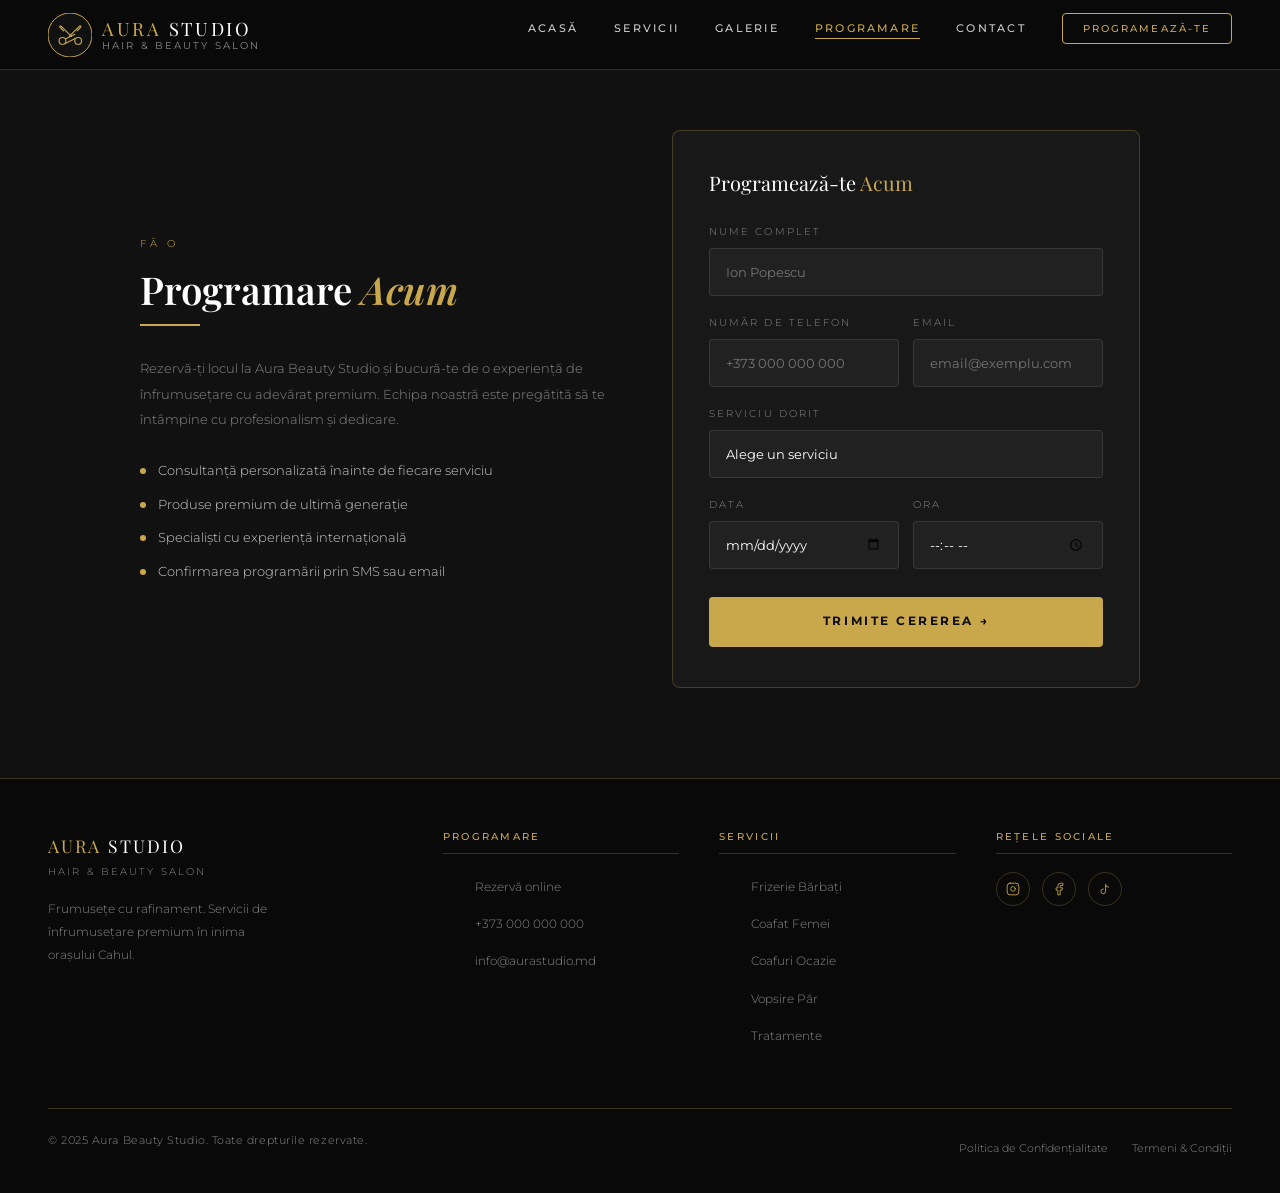
<file: pages/programare.html>
<!DOCTYPE html>
  <html lang="ro">
  <head>
    <meta charset="UTF-8" />
    <meta name="viewport" content="width=device-width, initial-scale=1.0" />
    <title>Programare — Aura Beauty Studio</title>
    <link href="https://cdn.jsdelivr.net/npm/bootstrap@5.3.8/dist/css/bootstrap.min.css" rel="stylesheet">
    <link rel="stylesheet" href="../styles.css" />
    <link rel="preconnect" href="https://fonts.googleapis.com" />
    <link rel="preconnect" href="https://fonts.gstatic.com" crossorigin />
  </head>
  <body>

  <nav class="navbar" id="navbar">
    <div class="navbar-logo">
      <svg width="44" height="44" viewBox="0 0 44 44" xmlns="http://www.w3.org/2000/svg">
        <ellipse cx="22" cy="22" rx="22" ry="22" fill="#111111" stroke="#c9a84c" stroke-width="1"/>
        <g transform="translate(10,10) scale(0.56)">
          <path d="M 6 6 L 24 24 M 6 6 C 4 4 2 6 4 8 L 10 14" stroke="#c9a84c" stroke-width="2" stroke-linecap="round" fill="none"/>
          <path d="M 38 6 L 20 24 M 38 6 C 40 4 42 6 40 8 L 34 14" stroke="#c9a84c" stroke-width="2" stroke-linecap="round" fill="none"/>
          <circle cx="8" cy="32" r="6" stroke="#c9a84c" stroke-width="2" fill="none"/>
          <circle cx="36" cy="32" r="6" stroke="#c9a84c" stroke-width="2" fill="none"/>
          <path d="M 14 28 L 30 20 M 14 36 L 30 28" stroke="#c9a84c" stroke-width="2" stroke-linecap="round" fill="none"/>
        </g>
      </svg>
      <div class="brand">
        <a href="../index.html"><span>AURA</span> STUDIO</a>
        <small>Hair &amp; Beauty Salon</small>
      </div>
    </div>

    <ul class="nav-links" id="navLinks">
      <li><a href="../index.html">Acasă</a></li>
      <li><a href="servicii.html">Servicii</a></li>
      <li><a href="galerie.html">Galerie</a></li>
      <li><a href="programare.html" class="active">Programare</a></li>
      <li><a href="contact.html">Contact</a></li>
      <li><a href="programare.html" class="nav-cta">Programează-te</a></li>
    </ul>

    <div class="hamburger" id="hamburger" aria-label="Meniu">
      <span></span><span></span><span></span>
    </div>
  </nav>
  <script>
  (function () {
    const hamburger = document.getElementById("hamburger");
    const navLinks = document.getElementById("navLinks");
    if (!hamburger || !navLinks) return;

    function closeMenu() {
      navLinks.classList.remove("open");
      hamburger.classList.remove("open");
      document.body.classList.remove("nav-open");
    }

    function toggleMenu() {
      const isOpen = navLinks.classList.toggle("open");
      hamburger.classList.toggle("open", isOpen);
      document.body.classList.toggle("nav-open", isOpen);
    }

    hamburger.addEventListener("click", toggleMenu);

    navLinks.querySelectorAll("a").forEach((link) => {
      link.addEventListener("click", closeMenu);
    });

    document.addEventListener("click", (e) => {
      if (!navLinks.classList.contains("open")) return;
      if (navLinks.contains(e.target) || hamburger.contains(e.target)) return;
      closeMenu();
    });

    window.addEventListener("resize", () => {
      if (window.innerWidth > 768) closeMenu();
    });
  })();
</script>

  <section id="programare" style="padding-top: calc(var(--nav-h) + 60px);">
    <div class="booking-wrapper">

      <!-- Left info -->
      <div class="booking-info reveal">
        <div class="section-header">
          <span class="section-eyebrow">Fă o</span>
          <h1 class="section-title">Programare <em>Acum</em></h1>
          <div class="gold-line"></div>
        </div>
        <p>
          Rezervă-ți locul la Aura Beauty Studio și bucură-te de o experiență de înfrumusețare
          cu adevărat premium. Echipa noastră este pregătită să te întâmpine cu profesionalism și dedicare.
        </p>
        <div class="booking-benefits">
          <div class="benefit-row">Consultanță personalizată înainte de fiecare serviciu</div>
          <div class="benefit-row">Produse premium de ultimă generație</div>
          <div class="benefit-row">Specialiști cu experiență internațională</div>
          <div class="benefit-row">Confirmarea programării prin SMS sau email</div>
        </div>
      </div>

      <div class="booking-form reveal">
        <h3>Programează-te <span>Acum</span></h3>

<form id="bookingForm">

  <div class="form-group">
    <label for="nume">Nume Complet</label>
    <input type="text" id="nume" name="nume" placeholder="Ion Popescu" required>
  </div>

  <div class="form-row">
    <div class="form-group">
      <label for="telefon">Număr de Telefon</label>
      <input type="tel" id="telefon" name="telefon" placeholder="+373 000 000 000" required>
    </div>

    <div class="form-group">
      <label for="email">Email</label>
      <input type="email" id="email" name="email" placeholder="email@exemplu.com">
    </div>
  </div>

  <div class="form-group">
    <label for="serviciu">Serviciu Dorit</label>
    <select id="serviciu" name="serviciu" required>
      <option value="" disabled selected>Alege un serviciu</option>
      <option>Frizerie & Tuns Păr Bărbați</option>
      <option>Frizerie & Coafat Păr Femei</option>
      <option>Coafuri de Ocazie</option>
      <option>Vopsire Păr</option>
      <option>Tratamente Capilare</option>
      <option>Beard Styling</option>
    </select>
  </div>

  <div class="form-row">
    <div class="form-group">
      <label for="data">Data</label>
      <input type="date" id="data" name="data" required>
    </div>

    <div class="form-group">
      <label for="ora">Ora</label>
      <input type="time" id="ora" name="ora" min="09:00" max="19:00" required>
    </div>
  </div>

  <button type="submit" class="btn-submit">
    Trimite Cererea →
  </button>

</form>

<script>
const form = document.getElementById("bookingForm");

form.addEventListener("submit", async (e) => {
    e.preventDefault();

    const submitBtn = form.querySelector("button[type='submit']");
    submitBtn.disabled = true;
    submitBtn.innerText = "Se trimite...";

    const data = Object.fromEntries(new FormData(form));

    try {
        const response = await fetch(
            "https://api.sheetmonkey.io/form/aMBeLXe2vzUMSJJsKCGG7X",
            {
                method: "POST",
                headers: {
                    "Content-Type": "application/json",
                },
                body: JSON.stringify(data),
            }
        );

        if (response.ok) {
            window.location.href = "./succes.html";
        } else {
            alert("Eroare la trimiterea formularului.");
            submitBtn.disabled = false;
            submitBtn.innerText = "Trimite Cererea →";
        }
    } catch (err) {
        console.error(err);
        alert("Nu s-a putut trimite formularul.");
        submitBtn.disabled = false;
        submitBtn.innerText = "Trimite Cererea →";
    }
});
</script>

      </div>

    </div>
  </section>

  <footer>
    <div class="footer-grid">
      <div class="footer-brand">
        <div class="brand-name"><span>AURA</span> STUDIO</div>
        <div class="brand-tag">Hair &amp; Beauty Salon</div>
        <p>Frumusețe cu rafinament. Servicii de înfrumusețare premium în inima orașului Cahul.</p>
      </div>
      <div class="footer-col">
        <h4>Programare</h4>
        <ul>
          <li><a href="programare.html">Rezervă online</a></li>
          <li><a href="tel:+37300000000">+373 000 000 000</a></li>
          <li><a href="mailto:info@aurastudio.md">info@aurastudio.md</a></li>
        </ul>
      </div>
      <div class="footer-col">
        <h4>Servicii</h4>
        <ul>
          <li><a href="servicii.html">Frizerie Bărbați</a></li>
          <li><a href="servicii.html">Coafat Femei</a></li>
          <li><a href="servicii.html">Coafuri Ocazie</a></li>
          <li><a href="servicii.html">Vopsire Păr</a></li>
          <li><a href="servicii.html">Tratamente</a></li>
        </ul>
      </div>
      <div class="footer-col">
        <h4>Rețele Sociale</h4>
        <div class="footer-social">
          <a href="#" class="social-btn" aria-label="Instagram">
            <svg viewBox="0 0 24 24" stroke-width="1.5"><rect x="2" y="2" width="20" height="20" rx="5" ry="5" stroke-linecap="round" stroke-linejoin="round"/><path stroke-linecap="round" stroke-linejoin="round" d="M16 11.37A4 4 0 1 1 12.63 8 4 4 0 0 1 16 11.37z"/><line x1="17.5" y1="6.5" x2="17.51" y2="6.5" stroke-linecap="round"/></svg>
          </a>
          <a href="#" class="social-btn" aria-label="Facebook">
            <svg viewBox="0 0 24 24" stroke-width="1.5"><path stroke-linecap="round" stroke-linejoin="round" d="M18 2h-3a5 5 0 0 0-5 5v3H7v4h3v8h4v-8h3l1-4h-4V7a1 1 0 0 1 1-1h3z"/></svg>
          </a>
          <a href="#" class="social-btn" aria-label="TikTok">
            <svg viewBox="0 0 24 24" stroke-width="1.5" fill="none"><path stroke-linecap="round" stroke-linejoin="round" d="M9 12a4 4 0 1 0 4 4V4a5 5 0 0 0 5 5"/></svg>
          </a>
        </div>
      </div>
    </div>
    <div class="footer-bottom">
      <p>© 2025 Aura Beauty Studio. Toate drepturile rezervate.</p>
      <div class="footer-links">
        <a href="#">Politica de Confidențialitate</a>
        <a href="#">Termeni &amp; Condiții</a>
      </div>
    </div>
  </footer>
  <script src="https://cdn.jsdelivr.net/npm/bootstrap@5.3.8/dist/js/bootstrap.bundle.min.js"></script>
  </body>
  </html>
</file>
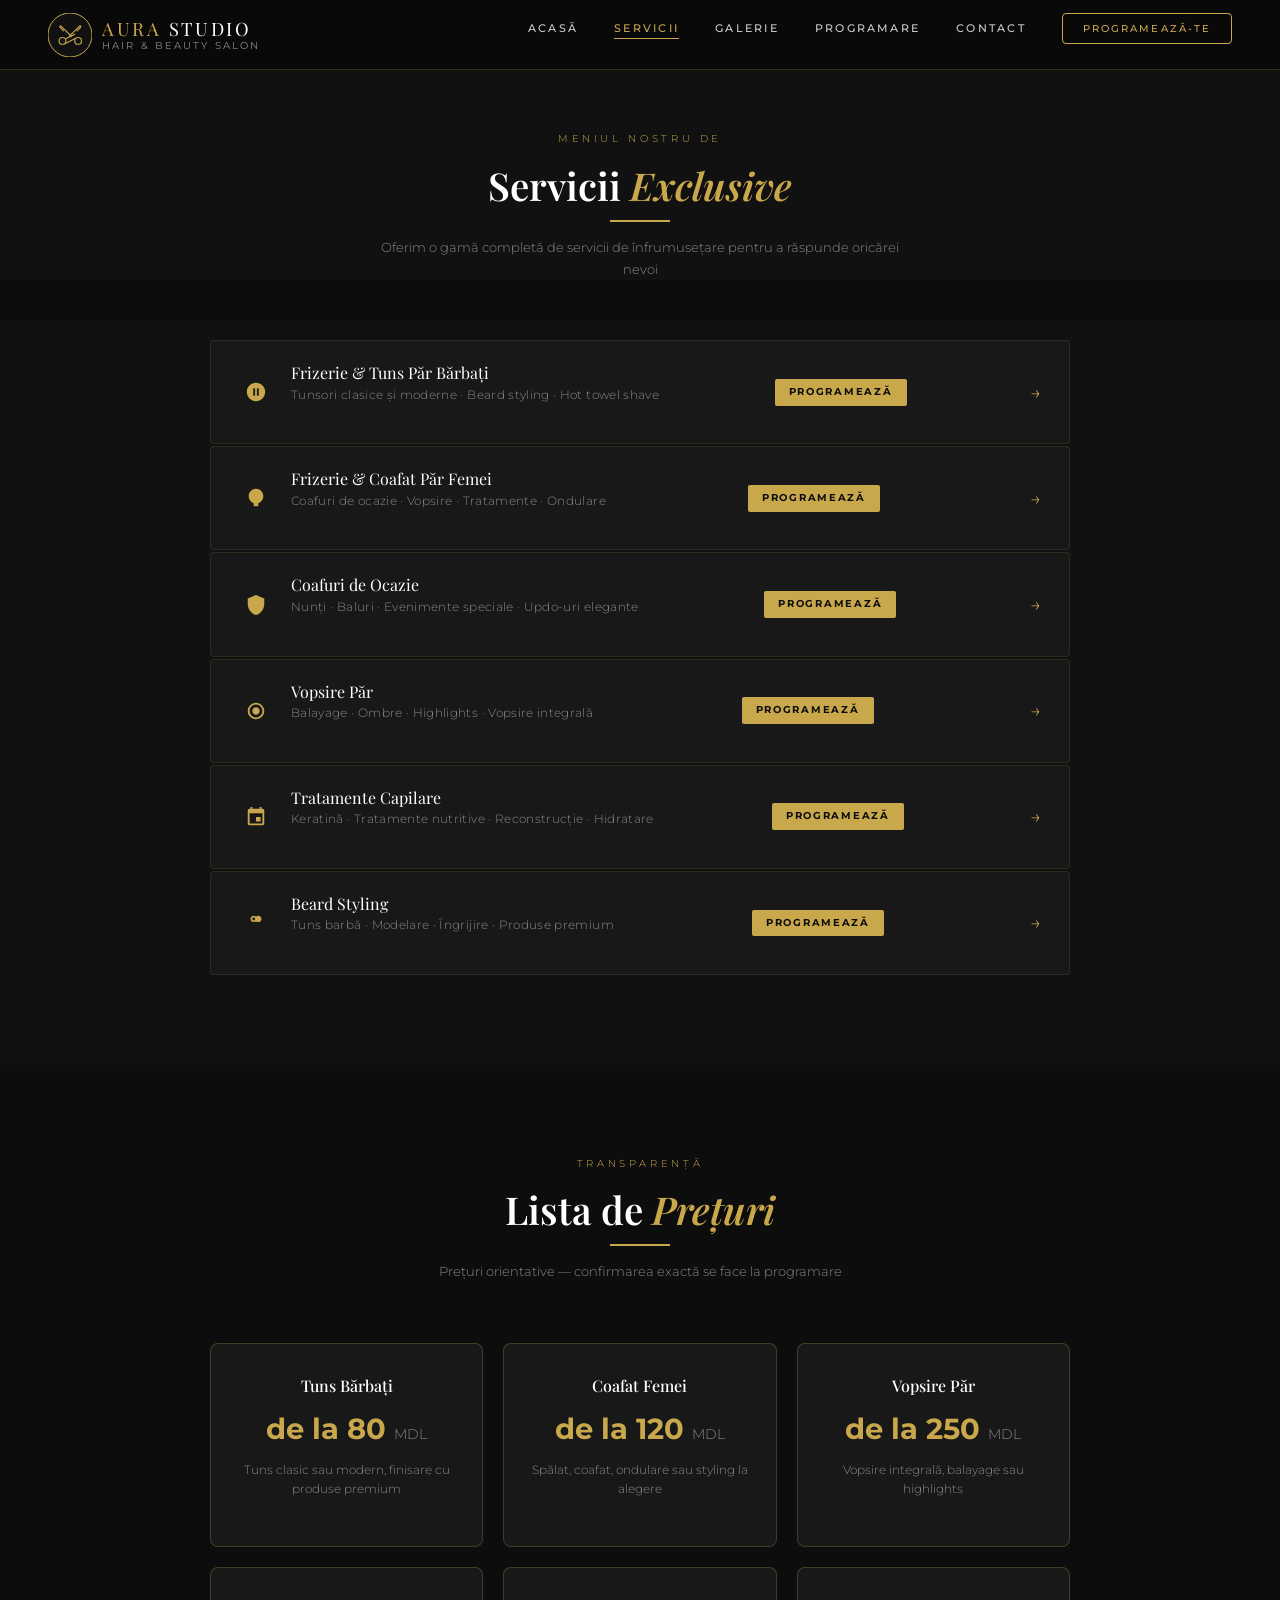
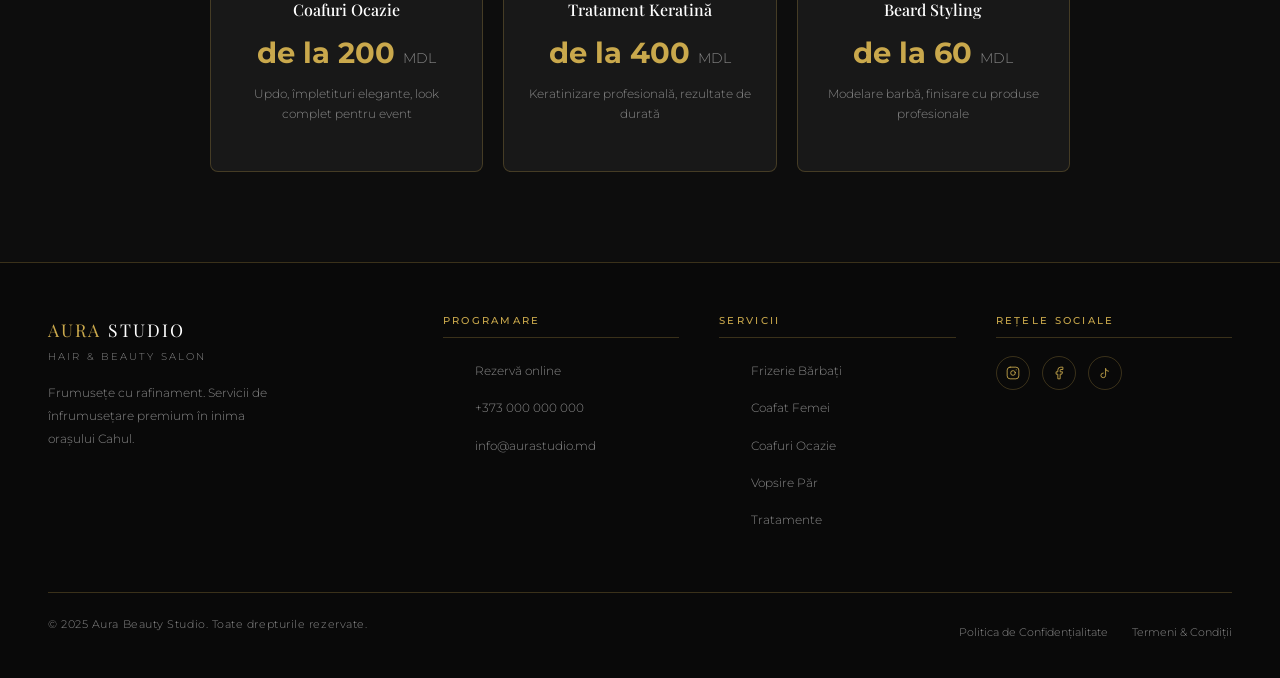
<file: pages/servicii.html>
<!DOCTYPE html>
<html lang="ro">
<head>
  <meta charset="UTF-8" />
  <meta name="viewport" content="width=device-width, initial-scale=1.0" />
  <title>Servicii — Aura Beauty Studio</title>
  <link href="https://cdn.jsdelivr.net/npm/bootstrap@5.3.8/dist/css/bootstrap.min.css" rel="stylesheet">
  <link rel="stylesheet" href="../styles.css" />
  <link rel="preconnect" href="https://fonts.googleapis.com" />
  <link rel="preconnect" href="https://fonts.gstatic.com" crossorigin />
</head>
<body>

<nav class="navbar" id="navbar">
  <div class="navbar-logo">
    <svg width="44" height="44" viewBox="0 0 44 44" xmlns="http://www.w3.org/2000/svg">
      <ellipse cx="22" cy="22" rx="22" ry="22" fill="#111111" stroke="#c9a84c" stroke-width="1"/>
      <g transform="translate(10,10) scale(0.56)">
        <path d="M 6 6 L 24 24 M 6 6 C 4 4 2 6 4 8 L 10 14" stroke="#c9a84c" stroke-width="2" stroke-linecap="round" fill="none"/>
        <path d="M 38 6 L 20 24 M 38 6 C 40 4 42 6 40 8 L 34 14" stroke="#c9a84c" stroke-width="2" stroke-linecap="round" fill="none"/>
        <circle cx="8" cy="32" r="6" stroke="#c9a84c" stroke-width="2" fill="none"/>
        <circle cx="36" cy="32" r="6" stroke="#c9a84c" stroke-width="2" fill="none"/>
        <path d="M 14 28 L 30 20 M 14 36 L 30 28" stroke="#c9a84c" stroke-width="2" stroke-linecap="round" fill="none"/>
      </g>
    </svg>
    <div class="brand">
      <a href="../index.html"><span>AURA</span> STUDIO</a>
      <small>Hair &amp; Beauty Salon</small>
    </div>
  </div>

  <ul class="nav-links" id="navLinks">
    <li><a href="../index.html">Acasă</a></li>
    <li><a href="servicii.html" class="active">Servicii</a></li>
    <li><a href="galerie.html">Galerie</a></li>
    <li><a href="programare.html">Programare</a></li>
    <li><a href="contact.html">Contact</a></li>
    <li><a href="programare.html" class="nav-cta">Programează-te</a></li>
  </ul>

  <div class="hamburger" id="hamburger" aria-label="Meniu">
    <span></span><span></span><span></span>
  </div>
</nav>
<script>
  (function () {
    const hamburger = document.getElementById("hamburger");
    const navLinks = document.getElementById("navLinks");
    if (!hamburger || !navLinks) return;

    function closeMenu() {
      navLinks.classList.remove("open");
      hamburger.classList.remove("open");
      document.body.classList.remove("nav-open");
    }

    function toggleMenu() {
      const isOpen = navLinks.classList.toggle("open");
      hamburger.classList.toggle("open", isOpen);
      document.body.classList.toggle("nav-open", isOpen);
    }

    hamburger.addEventListener("click", toggleMenu);

    navLinks.querySelectorAll("a").forEach((link) => {
      link.addEventListener("click", closeMenu);
    });

    document.addEventListener("click", (e) => {
      if (!navLinks.classList.contains("open")) return;
      if (navLinks.contains(e.target) || hamburger.contains(e.target)) return;
      closeMenu();
    });

    window.addEventListener("resize", () => {
      if (window.innerWidth > 768) closeMenu();
    });
  })();
</script>

<div class="page-hero">
  <div class="section-header reveal" style="padding-top:0; margin-bottom:40px;">
    <span class="section-eyebrow">Meniul Nostru de</span>
    <h1 class="section-title">Servicii <em>Exclusive</em></h1>
    <div class="gold-line"></div>
    <p class="section-sub">Oferim o gamă completă de servicii de înfrumusețare pentru a răspunde oricărei nevoi</p>
  </div>
</div>

<section id="servicii">
  <div class="services-grid">

    <div class="service-item reveal">
      <div class="service-left">
        <div class="service-icon">
          <svg viewBox="0 0 24 24" xmlns="http://www.w3.org/2000/svg">
            <path d="M12 2C6.48 2 2 6.48 2 12s4.48 10 10 10 10-4.48 10-10S17.52 2 12 2zm-1 14H9V8h2v8zm4 0h-2V8h2v8z"/>
          </svg>
        </div>
        <div class="service-info">
          <h3>Frizerie &amp; Tuns Păr Bărbați</h3>
          <p>Tunsori clasice și moderne · Beard styling · Hot towel shave</p>
        </div>
      </div>
      <span class="service-badge">Programează</span>
      <span class="service-arrow">→</span>
    </div>

    <div class="service-item reveal">
      <div class="service-left">
        <div class="service-icon">
          <svg viewBox="0 0 24 24" xmlns="http://www.w3.org/2000/svg">
            <path d="M20 10c0-4.42-3.58-8-8-8s-8 3.58-8 8c0 3.54 2.29 6.55 5.5 7.62V21h5v-3.38C17.71 16.55 20 13.54 20 10z"/>
          </svg>
        </div>
        <div class="service-info">
          <h3>Frizerie &amp; Coafat Păr Femei</h3>
          <p>Coafuri de ocazie · Vopsire · Tratamente · Ondulare</p>
        </div>
      </div>
      <span class="service-badge">Programează</span>
      <span class="service-arrow">→</span>
    </div>

    <div class="service-item reveal">
      <div class="service-left">
        <div class="service-icon">
          <svg viewBox="0 0 24 24" xmlns="http://www.w3.org/2000/svg">
            <path d="M12 1L3 5v6c0 5.55 3.84 10.74 9 12 5.16-1.26 9-6.45 9-12V5l-9-4z"/>
          </svg>
        </div>
        <div class="service-info">
          <h3>Coafuri de Ocazie</h3>
          <p>Nunți · Baluri · Evenimente speciale · Updo-uri elegante</p>
        </div>
      </div>
      <span class="service-badge">Programează</span>
      <span class="service-arrow">→</span>
    </div>

    <div class="service-item reveal">
      <div class="service-left">
        <div class="service-icon">
          <svg viewBox="0 0 24 24" xmlns="http://www.w3.org/2000/svg">
            <path d="M12 3c-4.97 0-9 4.03-9 9s4.03 9 9 9 9-4.03 9-9-4.03-9-9-9zm0 16c-3.86 0-7-3.14-7-7s3.14-7 7-7 7 3.14 7 7-3.14 7-7 7z"/>
            <path d="M12 8c-2.21 0-4 1.79-4 4s1.79 4 4 4 4-1.79 4-4-1.79-4-4-4z"/>
          </svg>
        </div>
        <div class="service-info">
          <h3>Vopsire Păr</h3>
          <p>Balayage · Ombre · Highlights · Vopsire integrală</p>
        </div>
      </div>
      <span class="service-badge">Programează</span>
      <span class="service-arrow">→</span>
    </div>

    <div class="service-item reveal">
      <div class="service-left">
        <div class="service-icon">
          <svg viewBox="0 0 24 24" xmlns="http://www.w3.org/2000/svg">
            <path d="M17 12h-5v5h5v-5zM16 1v2H8V1H6v2H5c-1.11 0-1.99.9-1.99 2L3 19c0 1.1.89 2 2 2h14c1.1 0 2-.9 2-2V5c0-1.1-.9-2-2-2h-1V1h-2zm3 18H5V8h14v11z"/>
          </svg>
        </div>
        <div class="service-info">
          <h3>Tratamente Capilare</h3>
          <p>Keratină · Tratamente nutritive · Reconstrucție · Hidratare</p>
        </div>
      </div>
      <span class="service-badge">Programează</span>
      <span class="service-arrow">→</span>
    </div>

    <div class="service-item reveal">
      <div class="service-left">
        <div class="service-icon">
          <svg viewBox="0 0 24 24" xmlns="http://www.w3.org/2000/svg">
            <path d="M9.5 11c1.93 0 3.5-1.57 3.5-3.5S11.43 4 9.5 4 6 5.57 6 7.5 7.57 11 9.5 11zm0-5C10.33 6 11 6.67 11 7.5S10.33 9 9.5 9 8 8.33 8 7.5 8.67 6 9.5 6zM14.5 11c1.93 0 3.5-1.57 3.5-3.5S16.43 4 14.5 4 11 5.57 11 7.5s1.57 3.5 3.5 3.5z"/>
          </svg>
        </div>
        <div class="service-info">
          <h3>Beard Styling</h3>
          <p>Tuns barbă · Modelare · Îngrijire · Produse premium</p>
        </div>
      </div>
      <span class="service-badge">Programează</span>
      <span class="service-arrow">→</span>
    </div>

  </div>
</section>

<section class="prices-section">
  <div class="section-header reveal">
    <span class="section-eyebrow">Transparență</span>
    <h2 class="section-title">Lista de <em>Prețuri</em></h2>
    <div class="gold-line"></div>
    <p class="section-sub">Prețuri orientative — confirmarea exactă se face la programare</p>
  </div>

  <div class="prices-grid">
    <div class="price-card reveal">
      <h4>Tuns Bărbați</h4>
      <div class="price-amount">de la 80 <span>MDL</span></div>
      <p>Tuns clasic sau modern, finisare cu produse premium</p>
    </div>
    <div class="price-card reveal">
      <h4>Coafat Femei</h4>
      <div class="price-amount">de la 120 <span>MDL</span></div>
      <p>Spălat, coafat, ondulare sau styling la alegere</p>
    </div>
    <div class="price-card reveal">
      <h4>Vopsire Păr</h4>
      <div class="price-amount">de la 250 <span>MDL</span></div>
      <p>Vopsire integrală, balayage sau highlights</p>
    </div>
    <div class="price-card reveal">
      <h4>Coafuri Ocazie</h4>
      <div class="price-amount">de la 200 <span>MDL</span></div>
      <p>Updo, împletituri elegante, look complet pentru event</p>
    </div>
    <div class="price-card reveal">
      <h4>Tratament Keratină</h4>
      <div class="price-amount">de la 400 <span>MDL</span></div>
      <p>Keratinizare profesională, rezultate de durată</p>
    </div>
    <div class="price-card reveal">
      <h4>Beard Styling</h4>
      <div class="price-amount">de la 60 <span>MDL</span></div>
      <p>Modelare barbă, finisare cu produse profesionale</p>
    </div>
  </div>
</section>

<footer>
  <div class="footer-grid">
    <div class="footer-brand">
      <div class="brand-name"><span>AURA</span> STUDIO</div>
      <div class="brand-tag">Hair &amp; Beauty Salon</div>
      <p>Frumusețe cu rafinament. Servicii de înfrumusețare premium în inima orașului Cahul.</p>
    </div>
    <div class="footer-col">
      <h4>Programare</h4>
      <ul>
        <li><a href="programare.html">Rezervă online</a></li>
        <li><a href="tel:+37300000000">+373 000 000 000</a></li>
        <li><a href="mailto:info@aurastudio.md">info@aurastudio.md</a></li>
      </ul>
    </div>
    <div class="footer-col">
      <h4>Servicii</h4>
      <ul>
        <li><a href="servicii.html">Frizerie Bărbați</a></li>
        <li><a href="servicii.html">Coafat Femei</a></li>
        <li><a href="servicii.html">Coafuri Ocazie</a></li>
        <li><a href="servicii.html">Vopsire Păr</a></li>
        <li><a href="servicii.html">Tratamente</a></li>
      </ul>
    </div>
    <div class="footer-col">
      <h4>Rețele Sociale</h4>
      <div class="footer-social">
        <a href="#" class="social-btn" aria-label="Instagram">
          <svg viewBox="0 0 24 24" stroke-width="1.5"><rect x="2" y="2" width="20" height="20" rx="5" ry="5" stroke-linecap="round" stroke-linejoin="round"/><path stroke-linecap="round" stroke-linejoin="round" d="M16 11.37A4 4 0 1 1 12.63 8 4 4 0 0 1 16 11.37z"/><line x1="17.5" y1="6.5" x2="17.51" y2="6.5" stroke-linecap="round"/></svg>
        </a>
        <a href="#" class="social-btn" aria-label="Facebook">
          <svg viewBox="0 0 24 24" stroke-width="1.5"><path stroke-linecap="round" stroke-linejoin="round" d="M18 2h-3a5 5 0 0 0-5 5v3H7v4h3v8h4v-8h3l1-4h-4V7a1 1 0 0 1 1-1h3z"/></svg>
        </a>
        <a href="#" class="social-btn" aria-label="TikTok">
          <svg viewBox="0 0 24 24" stroke-width="1.5" fill="none"><path stroke-linecap="round" stroke-linejoin="round" d="M9 12a4 4 0 1 0 4 4V4a5 5 0 0 0 5 5"/></svg>
        </a>
      </div>
    </div>
  </div>
  <div class="footer-bottom">
    <p>© 2025 Aura Beauty Studio. Toate drepturile rezervate.</p>
    <div class="footer-links">
      <a href="#">Politica de Confidențialitate</a>
      <a href="#">Termeni &amp; Condiții</a>
    </div>
  </div>
</footer>
<script src="https://cdn.jsdelivr.net/npm/bootstrap@5.3.8/dist/js/bootstrap.bundle.min.js"></script>


</body>
</html>
</file>
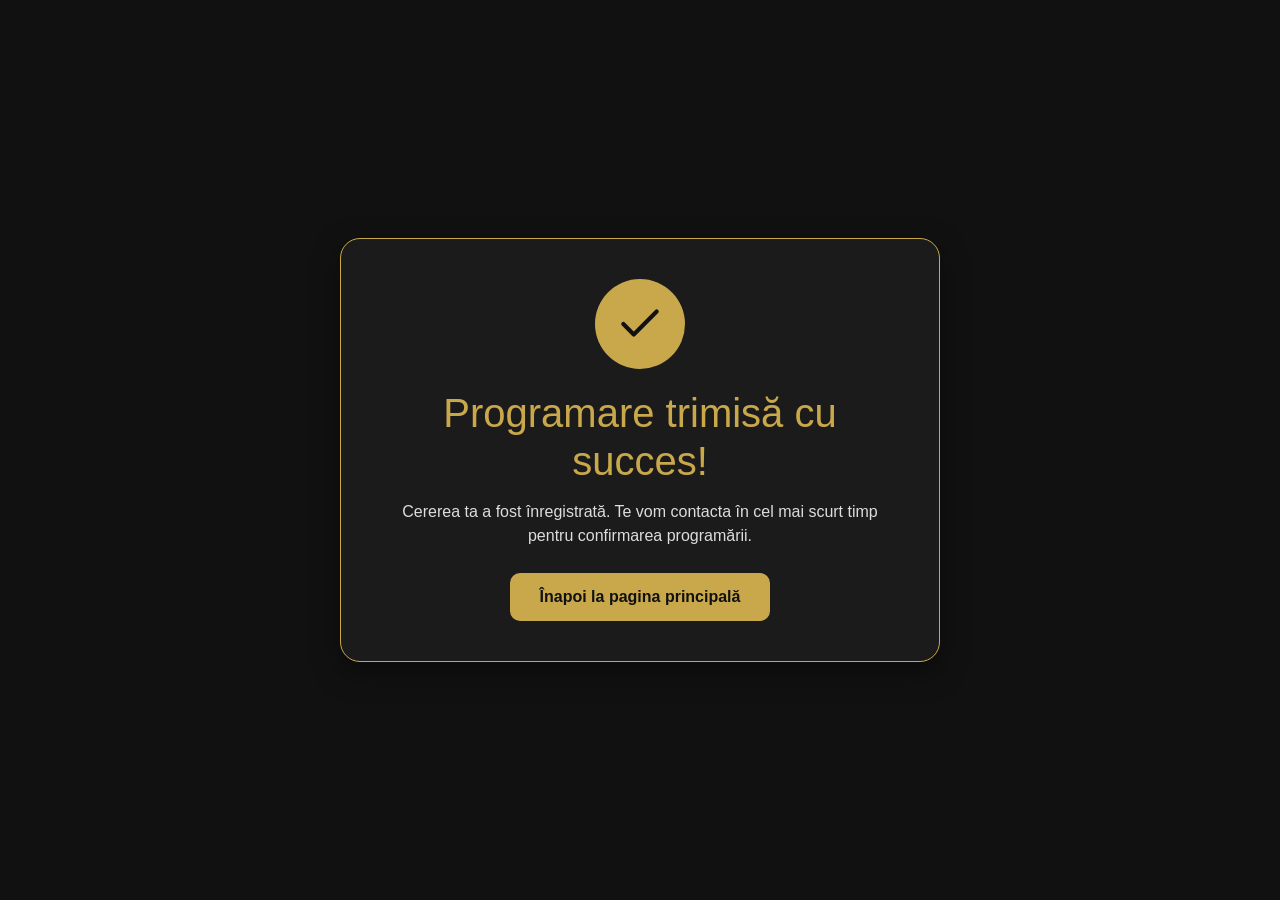
<file: pages/succes.html>
<!DOCTYPE html>
<html lang="ro">
<head>
<meta charset="UTF-8">
<meta name="viewport" content="width=device-width, initial-scale=1.0">
<title>Programare trimisă</title>

<link href="https://cdn.jsdelivr.net/npm/bootstrap@5.3.8/dist/css/bootstrap.min.css" rel="stylesheet">

<style>
body{
    margin:0;
    min-height:100vh;
    display:flex;
    justify-content:center;
    align-items:center;
    background:#111;
    color:#fff;
    font-family:Arial,sans-serif;
}

.success-box{
    max-width:600px;
    text-align:center;
    padding:40px;
    background:#1b1b1b;
    border:1px solid #c9a84c;
    border-radius:20px;
    box-shadow:0 10px 30px rgba(0,0,0,.4);
}

.success-icon{
    width:90px;
    height:90px;
    margin:0 auto 20px;
    border-radius:50%;
    background:#c9a84c;
    display:flex;
    align-items:center;
    justify-content:center;
}

.success-icon svg{
    width:50px;
    height:50px;
    stroke:#111;
    fill:none;
}

h1{
    color:#c9a84c;
    margin-bottom:15px;
}

p{
    color:#ddd;
    margin-bottom:25px;
}

.btn-home{
    display:inline-block;
    padding:12px 30px;
    background:#c9a84c;
    color:#111;
    text-decoration:none;
    font-weight:700;
    border-radius:10px;
    transition:.3s;
}

.btn-home:hover{
    transform:translateY(-2px);
}
</style>
</head>
<body>

<div class="success-box">

    <div class="success-icon">
        <svg viewBox="0 0 24 24" stroke-width="2">
            <polyline points="20 6 9 17 4 12"
                stroke-linecap="round"
                stroke-linejoin="round"/>
        </svg>
    </div>

    <h1>Programare trimisă cu succes!</h1>

    <p>
        Cererea ta a fost înregistrată.
        Te vom contacta în cel mai scurt timp pentru confirmarea programării.
    </p>

    <a href="../index.html" class="btn-home">
        Înapoi la pagina principală
    </a>

</div>

</body>
</html>
</file>
<file: styles.css>
@import url('https://fonts.googleapis.com/css2?family=Playfair+Display:ital,wght@0,400;0,600;0,700;1,400&family=Cormorant+Garamond:wght@300;400;500&family=Montserrat:wght@300;400;500;600&display=swap');

:root {
  --black:      #0d0d0d;
  --dark:       #111111;
  --dark2:      #181818;
  --dark3:      #1f1f1f;
  --gold:       #c9a84c;
  --gold-light: #e2c97e;
  --gold-dark:  #a0832e;
  --white:      #ffffff;
  --gray:       #888888;
  --gray-light: #cccccc;
  --border:     rgba(201, 168, 76, 0.25);

  --font-display: 'Playfair Display', serif;
  --font-body:    'Montserrat', sans-serif;
  --font-elegant: 'Cormorant Garamond', serif;

  --nav-h: 70px;
  --transition: 0.35s ease;
  --radius: 4px;
  --radius-lg: 8px;
}

*, *::before, *::after { box-sizing: border-box; margin: 0; padding: 0; }

html { scroll-behavior: smooth; font-size: 16px; }

body {
  background: var(--black);
  color: var(--white);
  font-family: var(--font-body);
  font-weight: 300;
  line-height: 1.7;
  overflow-x: hidden;
}

img { display: block; max-width: 100%; }
a   { text-decoration: none; color: inherit; }
ul  { list-style: none; }

.gold-line {
  width: 60px; height: 2px;
  background: var(--gold);
  margin: 12px auto 0;
}

/* Navbar */
.navbar {
  position: fixed; top: 0; left: 0; right: 0; z-index: 1000;
  display: flex; align-items: center; justify-content: space-between;
  padding: 0 48px;
  height: var(--nav-h);
  background: rgba(10,10,10,0.96);
  border-bottom: 1px solid var(--border);
  backdrop-filter: blur(8px);
}

.navbar-logo {
  display: flex; align-items: center; gap: 10px;
}
.navbar-logo img {
  height: 44px; width: 44px; border-radius: 50%;
  border: 1px solid var(--gold-dark);
}
.navbar-logo .brand {
  font-family: var(--font-display); font-size: 1.15rem;
  letter-spacing: 0.14em; color: var(--white);
  line-height: 1.2;
}
.navbar-logo .brand span { color: var(--gold); }
.navbar-logo .brand small {
  display: block; font-family: var(--font-body);
  font-size: 0.6rem; letter-spacing: 0.22em;
  color: var(--gray); font-weight: 400; text-transform: uppercase;
}

.nav-links {
  display: flex; align-items: center; gap: 36px;
}
.nav-links a {
  font-size: 0.7rem; letter-spacing: 0.2em;
  text-transform: uppercase; color: var(--gray-light);
  font-weight: 500; transition: color var(--transition);
  position: relative;
}
.nav-links a::after {
  content: ''; position: absolute; bottom: -4px; left: 0;
  width: 0; height: 1px; background: var(--gold);
  transition: width var(--transition);
}
.nav-links a:hover,
.nav-links a.active { color: var(--gold); }
.nav-links a:hover::after,
.nav-links a.active::after { width: 100%; }

.nav-cta {
  background: transparent; border: 1px solid var(--gold);
  color: var(--gold) !important; padding: 8px 20px;
  font-size: 0.65rem !important; letter-spacing: 0.2em;
  text-transform: uppercase; cursor: pointer;
  transition: background var(--transition), color var(--transition) !important;
  border-radius: var(--radius);
}
.nav-cta:hover {
  background: var(--gold) !important;
  color: var(--black) !important;
}
.nav-cta::after { display: none !important; }

/* Hamburger */
.hamburger {
  display: none; flex-direction: column; gap: 5px; cursor: pointer; padding: 4px;
  z-index: 1100; position: relative;
}
.hamburger span {
  width: 26px; height: 2px; background: var(--gold);
  transition: all var(--transition);
}
.hamburger.open span:nth-child(1) {
  transform: translateY(7px) rotate(45deg);
}
.hamburger.open span:nth-child(2) {
  opacity: 0;
}
.hamburger.open span:nth-child(3) {
  transform: translateY(-7px) rotate(-45deg);
}
body.nav-open {
  overflow: hidden;
}

/* Hero Section */
.hero {
  position: relative; min-height: 100vh;
  display: flex; align-items: center;
  padding-top: var(--nav-h);
  overflow: hidden;
}

.hero-bg {
  position: absolute; inset: 0;
  background:
    linear-gradient(105deg, rgba(0,0,0,0.85) 48%, rgba(0,0,0,0.35) 100%),
    url('https://images.unsplash.com/photo-1503951914875-452162b0f3f1?w=1600&q=80') center/cover no-repeat;
}

.hero-bg::after {
  content: ''; position: absolute; inset: 0;
  background: radial-gradient(ellipse 70% 60% at 20% 50%, rgba(201,168,76,0.07) 0%, transparent 70%);
}

.hero-content {
  position: relative; z-index: 1;
  max-width: 580px; padding: 0 48px 80px;
  animation: fadeInUp 1.1s ease both;
}

.hero-eyebrow {
  display: flex; align-items: center; gap: 14px;
  font-size: 0.65rem; letter-spacing: 0.35em;
  text-transform: uppercase; color: var(--gold);
  margin-bottom: 22px;
}
.hero-eyebrow::before {
  content: ''; width: 34px; height: 1px; background: var(--gold);
}

.hero-title {
  font-family: var(--font-display);
  font-size: clamp(2.6rem, 5vw, 4rem);
  font-weight: 700; line-height: 1.15;
  margin-bottom: 22px;
}
.hero-title em {
  font-style: italic; color: var(--gold);
}

.hero-desc {
  font-size: 0.88rem; line-height: 1.85;
  color: rgba(255,255,255,0.65);
  margin-bottom: 38px; max-width: 420px;
}

.hero-actions { display: flex; align-items: center; gap: 22px; }

.btn-primary {
  background: var(--gold); color: var(--black);
  padding: 14px 36px; font-size: 0.72rem;
  letter-spacing: 0.2em; text-transform: uppercase;
  font-weight: 600; border: none; cursor: pointer;
  transition: background var(--transition), transform 0.2s;
  border-radius: var(--radius);
  display: inline-block;
}
.btn-primary:hover { background: var(--gold-light); transform: translateY(-2px); }

.btn-ghost {
  background: transparent; color: var(--white);
  border: 1px solid rgba(255,255,255,0.35);
  padding: 14px 32px; font-size: 0.72rem;
  letter-spacing: 0.2em; text-transform: uppercase;
  font-weight: 400; cursor: pointer;
  transition: border-color var(--transition), color var(--transition);
  border-radius: var(--radius);
  display: inline-block;
}
.btn-ghost:hover { border-color: var(--gold); color: var(--gold); }

/* Hero gallery strip */
.hero-gallery {
  position: absolute; bottom: 0; left: 0; right: 0; z-index: 1;
  background: rgba(10,10,10,0.88);
  border-top: 1px solid var(--border);
  display: flex; align-items: center;
  padding: 0 48px;
}

.hero-gallery-label {
  font-size: 0.65rem; letter-spacing: 0.25em;
  text-transform: uppercase; color: var(--gold);
  white-space: nowrap; padding: 20px 32px 20px 0;
  border-right: 1px solid var(--border);
  margin-right: 32px;
}

.hero-gallery-strip {
  display: flex; gap: 16px; flex: 1; overflow: hidden;
}

.hero-gallery-strip .thumb {
  width: 90px; height: 68px; object-fit: cover;
  border-radius: var(--radius); opacity: 0.7;
  transition: opacity var(--transition), transform var(--transition);
  cursor: pointer; flex-shrink: 0;
}
.hero-gallery-strip .thumb:hover { opacity: 1; transform: scale(1.05); }

.hero-gallery-item {
  flex-shrink: 0; text-align: center; cursor: pointer;
  padding: 12px 0;
}
.hero-gallery-item img {
  width: 90px; height: 68px; object-fit: cover;
  border-radius: var(--radius); opacity: 0.7;
  transition: opacity var(--transition);
}
.hero-gallery-item img:hover { opacity: 1; }
.hero-gallery-item p {
  font-size: 0.6rem; letter-spacing: 0.15em;
  text-transform: uppercase; color: var(--gray);
  margin-top: 6px;
}

/* Sections */
section { padding: 90px 48px; }

.section-header { text-align: center; margin-bottom: 60px; }

.section-eyebrow {
  font-size: 0.65rem; letter-spacing: 0.35em;
  text-transform: uppercase; color: var(--gold);
  display: block; margin-bottom: 14px;
}

.section-title {
  font-family: var(--font-display);
  font-size: clamp(1.8rem, 3vw, 2.5rem);
  font-weight: 600; line-height: 1.2;
}
.section-title em { font-style: italic; color: var(--gold); }

.section-sub {
  font-size: 0.82rem; color: var(--gray);
  margin-top: 14px; max-width: 520px; margin-left: auto; margin-right: auto;
}

/* Services */
#servicii { background: var(--dark); padding-top: 20px; }

.services-grid {
  max-width: 860px; margin: 0 auto;
  display: flex; flex-direction: column; gap: 2px;
}

.service-item {
  display: flex; align-items: center; justify-content: space-between;
  padding: 22px 28px;
  background: var(--dark2);
  border: 1px solid rgba(201,168,76,0.12);
  border-radius: var(--radius);
  cursor: pointer;
  transition: background var(--transition), border-color var(--transition);
  gap: 20px;
}
.service-item:hover { background: var(--dark3); border-color: var(--gold); }

.service-left { display: flex; align-items: center; gap: 18px; }

.service-icon {
  width: 34px; height: 34px; flex-shrink: 0;
  display: flex; align-items: center; justify-content: center;
}
.service-icon svg { width: 22px; height: 22px; fill: var(--gold); }

.service-info h3 {
  font-family: var(--font-display); font-size: 1rem;
  font-weight: 400; color: var(--white); margin-bottom: 3px;
}
.service-info p {
  font-size: 0.73rem; color: var(--gray); letter-spacing: 0.03em;
}

.service-badge {
  background: var(--gold); color: var(--black);
  font-size: 0.6rem; font-weight: 700;
  letter-spacing: 0.18em; text-transform: uppercase;
  padding: 5px 14px; border-radius: 2px;
  white-space: nowrap; flex-shrink: 0;
}

.service-arrow {
  color: var(--gold); font-size: 1.2rem; margin-left: 8px;
  transition: transform var(--transition);
}
.service-item:hover .service-arrow { transform: translateX(4px); }

.prices-section {
  background: var(--black);
  padding: 90px 48px;
}
.prices-grid {
  max-width: 860px; margin: 0 auto;
  display: grid; grid-template-columns: repeat(3, 1fr); gap: 20px;
}
.price-card {
  background: var(--dark2); border: 1px solid var(--border);
  border-radius: var(--radius-lg); padding: 32px 24px;
  text-align: center;
  transition: border-color var(--transition), transform var(--transition);
}
.price-card:hover { border-color: var(--gold); transform: translateY(-4px); }
.price-card h4 {
  font-family: var(--font-display); font-size: 1rem;
  margin-bottom: 10px;
}
.price-card .price-amount {
  font-size: 1.8rem; font-weight: 700; color: var(--gold);
  margin-bottom: 6px;
}
.price-card .price-amount span { font-size: 0.9rem; font-weight: 300; color: var(--gray); }
.price-card p { font-size: 0.75rem; color: var(--gray); line-height: 1.6; }

/* Portfolio/Galerie */
#portofoliu { background: var(--black); padding-top: 20px; }

/* Filter tabs */
.gallery-filters {
  display: flex; justify-content: center; gap: 12px;
  flex-wrap: wrap; margin-bottom: 40px;
}
.filter-btn {
  background: transparent; border: 1px solid var(--border);
  color: var(--gray); padding: 8px 22px;
  font-family: var(--font-body); font-size: 0.65rem;
  letter-spacing: 0.2em; text-transform: uppercase;
  cursor: pointer; border-radius: var(--radius);
  transition: all var(--transition);
}
.filter-btn:hover,
.filter-btn.active {
  background: var(--gold); color: var(--black);
  border-color: var(--gold);
}

.portfolio-grid {
  display: grid;
  grid-template-columns: repeat(3, 1fr);
  grid-template-rows: 280px 280px;
  gap: 12px;
  max-width: 900px;
  margin: 0 auto;
}

.portfolio-item {
  position: relative; overflow: hidden;
  border-radius: var(--radius); cursor: pointer;
  background: var(--dark2);
}
.portfolio-item img {
  width: 100%; height: 100%; object-fit: cover;
  transition: transform 0.5s ease;
}
.portfolio-item:hover img { transform: scale(1.08); }

.portfolio-overlay {
  position: absolute; inset: 0;
  background: linear-gradient(0deg, rgba(0,0,0,0.7) 0%, transparent 60%);
  opacity: 0; transition: opacity var(--transition);
  display: flex; align-items: flex-end; padding: 18px;
}
.portfolio-item:hover .portfolio-overlay { opacity: 1; }
.portfolio-overlay span {
  font-size: 0.72rem; letter-spacing: 0.15em;
  text-transform: uppercase; color: var(--gold);
}

.lightbox-overlay {
  position: fixed; inset: 0; z-index: 3000;
  background: rgba(0,0,0,0.92); backdrop-filter: blur(6px);
  display: none; align-items: center; justify-content: center;
}
.lightbox-overlay.active { display: flex; }
.lightbox-content { position: relative; max-width: 90vw; max-height: 85vh; }
.lightbox-content img { border-radius: var(--radius); max-height: 85vh; object-fit: contain; }
.lightbox-close {
  position: absolute; top: -40px; right: 0;
  background: none; border: none; color: var(--gold);
  font-size: 1.4rem; cursor: pointer; letter-spacing: 0.1em;
}
.lightbox-caption {
  text-align: center; margin-top: 14px;
  font-size: 0.7rem; letter-spacing: 0.2em;
  text-transform: uppercase; color: var(--gray);
}

/* Booking/Programare */
.page-hero {
  padding-top: calc(var(--nav-h) + 60px);
  padding-bottom: 0;
  text-align: center;
  background: var(--dark);
}

#programare {
  background: var(--dark);
  display: flex; justify-content: center;
  padding-top: 20px;
}

.booking-wrapper {
  display: grid; grid-template-columns: 1fr 1fr;
  gap: 64px; max-width: 1000px; width: 100%;
  align-items: center;
}

.booking-info .section-header { text-align: left; margin-bottom: 30px; }
.booking-info .section-header .gold-line { margin: 12px 0 0; }

.booking-info p {
  font-size: 0.83rem; color: var(--gray); line-height: 1.9; margin-bottom: 28px;
}

.booking-benefits { display: flex; flex-direction: column; gap: 12px; }
.benefit-row {
  display: flex; align-items: center; gap: 12px;
  font-size: 0.8rem; color: var(--gray-light);
}
.benefit-row::before {
  content: ''; width: 6px; height: 6px;
  border-radius: 50%; background: var(--gold); flex-shrink: 0;
}

.booking-form {
  background: var(--dark2);
  border: 1px solid var(--border);
  padding: 40px 36px;
  border-radius: var(--radius-lg);
}
.booking-form h3 {
  font-family: var(--font-display); font-size: 1.25rem;
  font-weight: 400; margin-bottom: 28px; color: var(--white);
}
.booking-form h3 span { color: var(--gold); }

.form-group { margin-bottom: 18px; }
.form-group label {
  display: block; font-size: 0.65rem; letter-spacing: 0.2em;
  text-transform: uppercase; color: var(--gray); margin-bottom: 7px;
}
.form-group input,
.form-group select,
.form-group textarea {
  width: 100%; background: rgba(255,255,255,0.04);
  border: 1px solid rgba(255,255,255,0.1);
  color: var(--white); padding: 12px 16px;
  font-family: var(--font-body); font-size: 0.82rem;
  border-radius: var(--radius); outline: none;
  transition: border-color var(--transition);
  appearance: none;
}
.form-group input:focus,
.form-group select:focus,
.form-group textarea:focus { border-color: var(--gold); }
.form-group select { cursor: pointer; }
.form-group select option { background: var(--dark2); }
.form-group textarea { resize: none; min-height: 90px; }

.form-row { display: grid; grid-template-columns: 1fr 1fr; gap: 14px; }

.btn-submit {
  width: 100%; margin-top: 10px;
  background: var(--gold); color: var(--black);
  border: none; padding: 15px;
  font-family: var(--font-body); font-size: 0.72rem;
  font-weight: 700; letter-spacing: 0.22em;
  text-transform: uppercase; cursor: pointer;
  border-radius: var(--radius);
  transition: background var(--transition), transform 0.2s;
}
.btn-submit:hover { background: var(--gold-light); transform: translateY(-2px); }

.modal-overlay {
  position: fixed; inset: 0; z-index: 2000;
  background: rgba(0,0,0,0.75); backdrop-filter: blur(4px);
  display: none; align-items: center; justify-content: center;
}
.modal-overlay:target { display: flex; }
.modal-box {
  background: var(--dark2); border: 1px solid var(--border);
  border-radius: var(--radius-lg); padding: 44px 48px;
  max-width: 380px; text-align: center;
  animation: scaleIn 0.3s ease;
}
.modal-box .modal-icon {
  width: 56px; height: 56px; border-radius: 50%;
  background: rgba(201,168,76,0.12);
  display: flex; align-items: center; justify-content: center;
  margin: 0 auto 20px;
}
.modal-box .modal-icon svg { width: 26px; height: 26px; stroke: var(--gold); fill: none; }
.modal-box h3 { font-family: var(--font-display); font-size: 1.3rem; margin-bottom: 10px; }
.modal-box p { font-size: 0.8rem; color: var(--gray); line-height: 1.7; margin-bottom: 24px; }
.modal-close {
  background: var(--gold); color: var(--black);
  border: none; padding: 11px 32px;
  font-family: var(--font-body); font-size: 0.68rem;
  font-weight: 700; letter-spacing: 0.2em; text-transform: uppercase;
  cursor: pointer; border-radius: var(--radius);
  transition: background var(--transition), transform 0.2s;
}
.modal-close:hover { 
  background: var(--gold-light); 
  transform: translateY(-2px); 
}

/* Contact */
#contact { background: var(--black); padding-top: 20px; }

.contact-wrapper {
  display: grid; grid-template-columns: 1fr 1.4fr;
  gap: 64px; max-width: 1000px; margin: 0 auto;
  align-items: start;
}

.contact-info .section-header { text-align: left; }
.contact-info .section-header .gold-line { margin: 12px 0 0; }

.contact-details { margin-top: 36px; display: flex; flex-direction: column; gap: 24px; }

.contact-item { display: flex; align-items: flex-start; gap: 16px; }
.contact-item-icon {
  width: 40px; height: 40px; flex-shrink: 0;
  background: rgba(201,168,76,0.1);
  border: 1px solid var(--border);
  border-radius: 50%;
  display: flex; align-items: center; justify-content: center;
}
.contact-item-icon svg { width: 16px; height: 16px; stroke: var(--gold); fill: none; }
.contact-item-text h4 {
  font-size: 0.68rem; letter-spacing: 0.18em;
  text-transform: uppercase; color: var(--gold); margin-bottom: 4px;
}
.contact-item-text p,
.contact-item-text a {
  font-size: 0.83rem; color: var(--gray-light);
  transition: color var(--transition);
}
.contact-item-text a:hover { color: var(--gold); }

.map-container {
  border-radius: var(--radius-lg); overflow: hidden;
  border: 1px solid var(--border);
}
.map-container iframe {
  width: 100%; height: 380px; border: none;
  filter: grayscale(1) invert(1) brightness(0.7) contrast(1.2);
}

.social-strip {
  background: var(--dark);
  padding: 64px 48px;
  text-align: center;
}
.social-strip .section-header { margin-bottom: 36px; }
.social-icons-row {
  display: flex; justify-content: center; gap: 20px; flex-wrap: wrap;
}
.social-icon-card {
  display: flex; flex-direction: column; align-items: center; gap: 10px;
  padding: 24px 32px;
  background: var(--dark2); border: 1px solid var(--border);
  border-radius: var(--radius-lg);
  transition: border-color var(--transition), transform var(--transition);
  cursor: pointer; min-width: 120px;
}
.social-icon-card:hover { border-color: var(--gold); transform: translateY(-4px); }
.social-icon-card svg { width: 24px; height: 24px; stroke: var(--gold); fill: none; }
.social-icon-card span {
  font-size: 0.65rem; letter-spacing: 0.18em;
  text-transform: uppercase; color: var(--gray);
}

/* Footer */
footer {
  background: #090909;
  border-top: 1px solid var(--border);
  padding: 52px 48px 28px;
}

.footer-grid {
  display: grid;
  grid-template-columns: 1.5fr 1fr 1fr 1fr;
  gap: 40px; margin-bottom: 44px;
}

.footer-brand .brand-name {
  font-family: var(--font-display); font-size: 1.1rem;
  letter-spacing: 0.12em; margin-bottom: 4px;
}
.footer-brand .brand-name span { color: var(--gold); }
.footer-brand .brand-tag {
  font-size: 0.6rem; letter-spacing: 0.22em;
  text-transform: uppercase; color: var(--gray); margin-bottom: 16px;
}
.footer-brand p { font-size: 0.78rem; color: var(--gray); line-height: 1.85; max-width: 240px; }

.footer-col h4 {
  font-size: 0.65rem; letter-spacing: 0.22em;
  text-transform: uppercase; color: var(--gold);
  margin-bottom: 18px; padding-bottom: 10px;
  border-bottom: 1px solid var(--border);
}

.footer-col ul { display: flex; flex-direction: column; gap: 10px; }
.footer-col ul li a {
  font-size: 0.78rem; color: var(--gray);
  transition: color var(--transition), padding-left var(--transition);
  display: inline-block;
}
.footer-col ul li a:hover { color: var(--gold); padding-left: 6px; }

.footer-col .contact-line {
  font-size: 0.78rem; color: var(--gray);
  display: flex; flex-direction: column; gap: 10px;
}
.footer-col .contact-line a { color: var(--gray); transition: color var(--transition); }
.footer-col .contact-line a:hover { color: var(--gold); }

.footer-social { display: flex; gap: 12px; margin-top: 6px; }
.social-btn {
  width: 34px; height: 34px; border-radius: 50%;
  border: 1px solid var(--border);
  display: flex; align-items: center; justify-content: center;
  cursor: pointer; transition: border-color var(--transition), background var(--transition);
}
.social-btn:hover { border-color: var(--gold); background: rgba(201,168,76,0.1); }
.social-btn svg { width: 14px; height: 14px; stroke: var(--gold); fill: none; }

.footer-bottom {
  border-top: 1px solid var(--border); padding-top: 22px;
  display: flex; align-items: center; justify-content: space-between;
  flex-wrap: wrap; gap: 14px;
}
.footer-bottom p { font-size: 0.68rem; color: var(--gray); letter-spacing: 0.05em; }
.footer-bottom .footer-links { display: flex; gap: 24px; }
.footer-bottom .footer-links a {
  font-size: 0.68rem; color: var(--gray); transition: color var(--transition);
}
.footer-bottom .footer-links a:hover { color: var(--gold); }

.reveal {
  opacity: 1;
  transform: none;
}

/* Responsive */
@media (max-width: 1024px) {
  section { padding: 72px 32px; }
  .navbar { padding: 0 32px; }
  .footer-grid { grid-template-columns: 1fr 1fr; gap: 32px; }
  .contact-wrapper { grid-template-columns: 1fr; gap: 44px; }
  .contact-info .section-header { text-align: center; }
  .contact-info .section-header .gold-line { margin: 12px auto 0; }
  .social-strip { padding: 52px 32px; }
  .booking-wrapper { grid-template-columns: 1fr; gap: 44px; }
  .booking-info .section-header { text-align: center; }
  .booking-info .section-header .gold-line { margin: 12px auto 0; }
  .portfolio-grid { grid-template-columns: repeat(2, 1fr); grid-template-rows: auto; }
  .portfolio-item { height: 260px; }
  .prices-grid { grid-template-columns: repeat(2, 1fr); }
}

@media (max-width: 768px) {
  .nav-links {
    display: none; flex-direction: column; position: fixed;
    top: var(--nav-h); left: 0; right: 0;
    background: rgba(10,10,10,0.97);
    padding: 28px 32px; gap: 22px;
    border-bottom: 1px solid var(--border);
  }
  .nav-links.open { display: flex; }
  .hamburger { display: flex; }
  .hero-content { padding: 0 24px 220px; }
  .hero-gallery { flex-direction: column; padding: 14px 24px; }
  .hero-gallery-label { border-right: none; padding-right: 0; margin-right: 0; border-bottom: 1px solid var(--border); width: 100%; padding-bottom: 10px; margin-bottom: 10px; }
  .hero-gallery-strip { overflow-x: auto; }
  section { padding: 64px 24px; }
  .navbar { padding: 0 24px; }
  .footer-grid { grid-template-columns: 1fr; }
  footer { padding: 40px 24px 20px; }
  .portfolio-grid { grid-template-columns: 1fr; }
  .portfolio-item { height: 240px; }
  .form-row { grid-template-columns: 1fr; }
  .booking-form { padding: 28px 20px; }
  .contact-wrapper { grid-template-columns: 1fr; }
  .social-strip { padding: 48px 24px; }
  .prices-grid { grid-template-columns: 1fr; }
}
</file>
